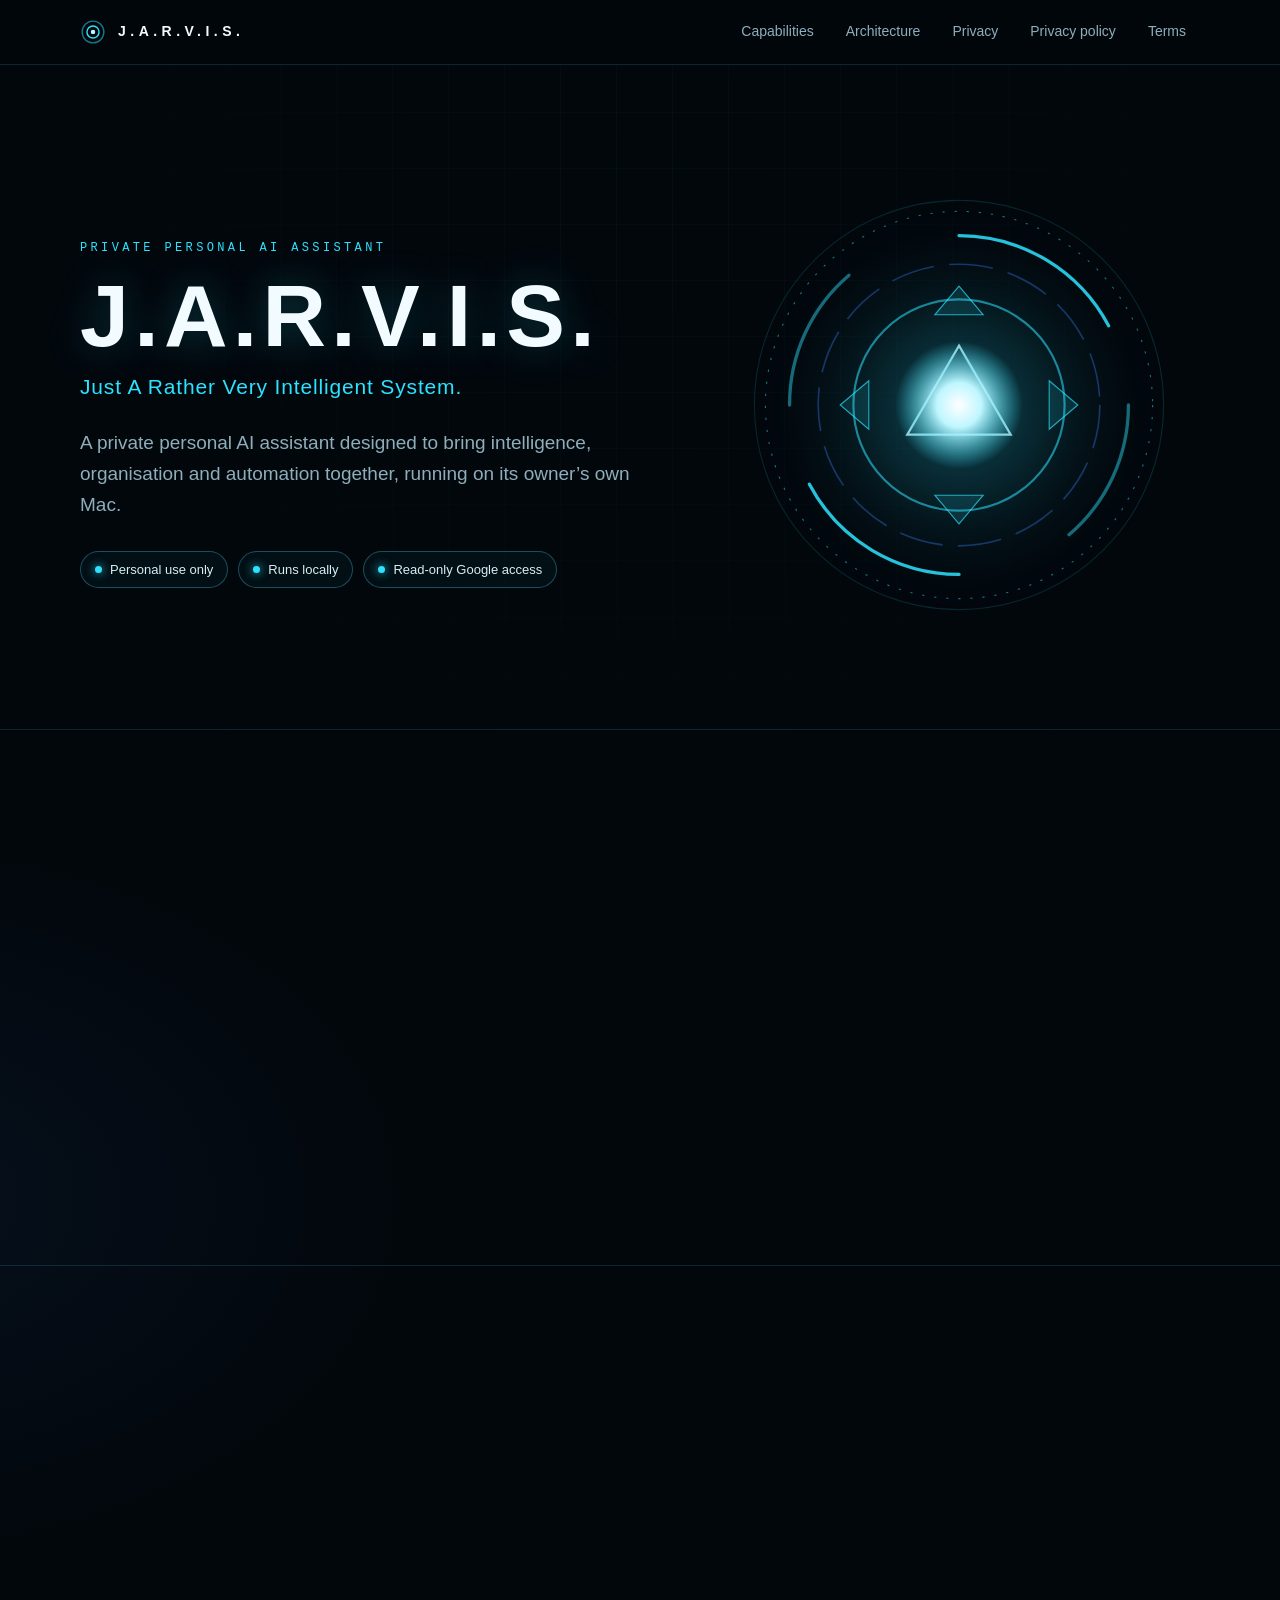
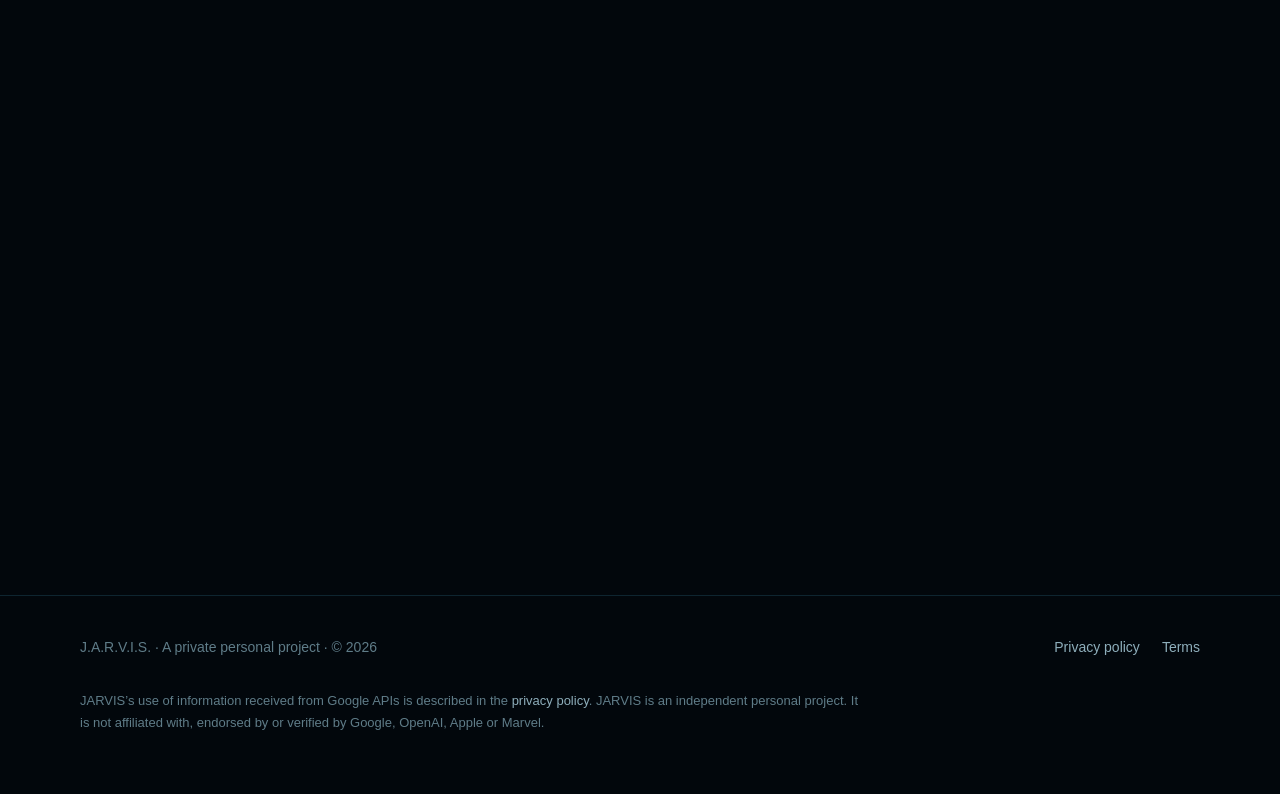
<file: index.html>
<!doctype html>
<html lang="en-GB">
  <head>
    <meta charset="utf-8" />
    <meta name="viewport" content="width=device-width, initial-scale=1" />
    <meta http-equiv="Content-Security-Policy" content="default-src 'self'; img-src 'self' data:; style-src 'self'; script-src 'self'; base-uri 'self'; form-action 'none'; object-src 'none'" />
    <meta name="referrer" content="strict-origin-when-cross-origin" />
    <title>J.A.R.V.I.S. · Private personal AI assistant</title>
    <meta name="description" content="J.A.R.V.I.S. is a private, locally run personal AI assistant developed for one person's own use. It is not a commercial product or public service." />
    <meta name="color-scheme" content="dark" />
    <meta name="theme-color" content="#02070c" />
    <link rel="icon" href="assets/favicon.svg" type="image/svg+xml" />
    <link rel="stylesheet" href="assets/styles.css" />
    <script src="assets/site.js" defer></script>
  </head>
  <body>
    <a class="skip" href="#main">Skip to content</a>

    <header class="site-header">
      <div class="wrap">
        <a class="brand" href="./" aria-label="J.A.R.V.I.S. home">
          <svg viewBox="-12 -12 24 24" aria-hidden="true">
            <circle r="10" fill="none" stroke="#2de2ff" stroke-width="1.3" opacity=".5" />
            <circle r="5.6" fill="none" stroke="#2de2ff" stroke-width="1.3" />
            <circle r="2.1" fill="#bff6ff" />
          </svg>
          J.A.R.V.I.S.
        </a>
        <button class="nav-toggle" type="button" aria-expanded="false" aria-controls="site-nav">Menu</button>
        <nav class="nav" id="site-nav" aria-label="Main">
          <a href="#capabilities">Capabilities</a>
          <a href="#architecture">Architecture</a>
          <a href="#privacy">Privacy</a>
          <a href="privacy.html">Privacy policy</a>
          <a href="terms.html">Terms</a>
        </nav>
      </div>
    </header>

    <main id="main">
      <section class="hero" aria-labelledby="hero-title">
        <div class="wrap">
          <div>
            <p class="eyebrow">Private personal AI assistant</p>
            <h1 id="hero-title">J.A.R.V.I.S.</h1>
            <p class="expansion">Just A Rather Very Intelligent System.</p>
            <p class="lede">A private personal AI assistant designed to bring intelligence, organisation and automation together, running on its owner’s own Mac.</p>
            <div class="badges">
              <span class="badge">Personal use only</span>
              <span class="badge">Runs locally</span>
              <span class="badge">Read-only Google access</span>
            </div>
          </div>

          <div class="reactor" aria-hidden="true">
            <svg viewBox="0 0 400 400">
              <defs>
                <radialGradient id="core-grad">
                  <stop offset="0" stop-color="#ffffff" />
                  <stop offset=".35" stop-color="#bff6ff" />
                  <stop offset="1" stop-color="#2de2ff" stop-opacity="0" />
                </radialGradient>
              </defs>
              <g class="spin-c" fill="none" stroke="#2de2ff">
                <circle cx="200" cy="200" r="186" stroke-opacity=".14" />
                <circle cx="200" cy="200" r="176" stroke-opacity=".5" stroke-width="1" stroke-dasharray="2 9" />
              </g>
              <g class="spin-a" fill="none" stroke="#2de2ff" stroke-width="3" stroke-linecap="round">
                <path d="M200 46 A154 154 0 0 1 336 128" stroke-opacity=".85" />
                <path d="M354 200 A154 154 0 0 1 300 318" stroke-opacity=".45" />
                <path d="M200 354 A154 154 0 0 1 64 272" stroke-opacity=".85" />
                <path d="M46 200 A154 154 0 0 1 100 82" stroke-opacity=".45" />
              </g>
              <g class="spin-b" fill="none" stroke="#3b82ff" stroke-width="1.5">
                <circle cx="200" cy="200" r="128" stroke-opacity=".35" stroke-dasharray="40 14" />
              </g>
              <g fill="#2de2ff" fill-opacity=".12" stroke="#2de2ff" stroke-opacity=".7">
                <path d="M200 92 L222 118 L178 118 Z" />
                <path d="M308 200 L282 222 L282 178 Z" />
                <path d="M200 308 L178 282 L222 282 Z" />
                <path d="M92 200 L118 178 L118 222 Z" />
              </g>
              <circle cx="200" cy="200" r="96" fill="none" stroke="#2de2ff" stroke-opacity=".55" stroke-width="2" />
              <polygon points="200,146 247,227 153,227" fill="none" stroke="#bff6ff" stroke-width="2" stroke-opacity=".8" />
              <circle class="core" cx="200" cy="200" r="58" fill="url(#core-grad)" />
            </svg>
          </div>
        </div>
      </section>

      <section class="section" id="about" aria-labelledby="about-title">
        <div class="wrap reveal">
          <p class="eyebrow">What it is</p>
          <h2 id="about-title">A personal assistant, built for one person.</h2>
          <p class="intro">
            JARVIS is a privately developed application that its developer runs on their own Mac for personal use. It is not sold, not offered as a service and not available for anyone else to sign up to. This site exists to describe the project and to publish its privacy policy and terms, as Google requires for applications that connect to Google accounts.
          </p>
          <div class="notice">
            <strong>Not a public product.</strong> There is no download, no account to create and no public sign-in. If you have reached this page from a Google sign-in screen, it belongs to the developer’s personal installation.
          </div>
        </div>
      </section>

      <section class="section" id="capabilities" aria-labelledby="cap-title">
        <div class="wrap">
          <div class="reveal">
            <p class="eyebrow">Capabilities</p>
            <h2 id="cap-title">What JARVIS does today, and what is still to come.</h2>
            <p class="intro">Every capability is labelled honestly. Nothing marked “Planned” exists yet.</p>
            <div class="legend" aria-hidden="true">
              <span><span class="status status--live">Live</span>working today</span>
              <span><span class="status status--readonly">Read-only</span>reads data, never changes it</span>
              <span><span class="status status--planned">Planned</span>not built yet</span>
            </div>
          </div>

          <div class="grid">
            <article class="card reveal">
              <span class="status status--live">Live</span>
              <svg class="icon" viewBox="0 0 24 24" fill="none" stroke="currentColor" stroke-width="1.5" aria-hidden="true"><path d="M4 5h16v11H9l-5 4z" /><path d="M8 10h.01M12 10h.01M16 10h.01" /></svg>
              <h3>Natural conversation</h3>
              <p>Conversations with a refined British personality, powered by OpenAI’s Codex through the developer’s own ChatGPT subscription. Replies stream in as they are written.</p>
            </article>
            <article class="card reveal">
              <span class="status status--live">Live</span>
              <svg class="icon" viewBox="0 0 24 24" fill="none" stroke="currentColor" stroke-width="1.5" aria-hidden="true"><path d="M7 4h10l3 3v13H4V7zM8 4v5h7V4M7 14h10M7 17h6" /></svg>
              <h3>Conversation history and memory</h3>
              <p>Conversations are saved on the Mac. Long-term memories are kept only when the owner asks (“remember that…”) or approves a suggestion.</p>
            </article>
            <article class="card reveal">
              <span class="status status--live">Live</span>
              <svg class="icon" viewBox="0 0 24 24" fill="none" stroke="currentColor" stroke-width="1.5" aria-hidden="true"><path d="M12 3a3 3 0 0 0-3 3v6a3 3 0 0 0 6 0V6a3 3 0 0 0-3-3M5 11a7 7 0 0 0 14 0M12 18v3M9 21h6" /></svg>
              <h3>Voice interaction</h3>
              <p>Push-to-talk speech recognition on the Mac itself, and spoken replies in a British voice generated locally. The microphone opens only when the button is pressed; recordings are not stored.</p>
            </article>
            <article class="card reveal">
              <span class="status status--readonly">Read-only</span>
              <svg class="icon" viewBox="0 0 24 24" fill="none" stroke="currentColor" stroke-width="1.5" aria-hidden="true"><path d="M4 6h16v14H4zM4 10h16M8 3v4M16 3v4M8 14h2M12 14h2M8 17h2" /></svg>
              <h3>Google Calendar</h3>
              <p>Answers questions such as “What’s on tomorrow?” or “Am I free on Friday?” from the owner’s calendars. JARVIS cannot create, change or delete events.</p>
            </article>
            <article class="card reveal">
              <span class="status status--readonly">Read-only</span>
              <svg class="icon" viewBox="0 0 24 24" fill="none" stroke="currentColor" stroke-width="1.5" aria-hidden="true"><path d="M3 6h18v12H3zM3 7l9 6l9-6" /></svg>
              <h3>Gmail</h3>
              <p>Finds and summarises the owner’s emails on request (“Find the latest email from BMW”). JARVIS cannot send, delete, label or move email.</p>
            </article>
            <article class="card reveal">
              <span class="status status--live">Live</span>
              <svg class="icon" viewBox="0 0 24 24" fill="none" stroke="currentColor" stroke-width="1.5" aria-hidden="true"><path d="M12 3l8 3v6c0 5-3.5 8-8 9c-4.5-1-8-4-8-9V6z" /></svg>
              <h3>Secure local architecture</h3>
              <p>The application runs on the owner’s Mac and accepts connections from that Mac only. Sign-in tokens are encrypted, with the key held in the macOS Keychain.</p>
            </article>
            <article class="card reveal">
              <span class="status status--planned">Planned</span>
              <svg class="icon" viewBox="0 0 24 24" fill="none" stroke="currentColor" stroke-width="1.5" aria-hidden="true"><path d="M9 6h11M9 12h11M9 18h11M4 6l1 1l2-2M4 12l1 1l2-2M4 18l1 1l2-2" /></svg>
              <h3>Task management</h3>
              <p>Tasks and reminders. Not built yet; JARVIS does not currently create or track tasks.</p>
            </article>
            <article class="card reveal">
              <span class="status status--planned">Planned</span>
              <svg class="icon" viewBox="0 0 24 24" fill="none" stroke="currentColor" stroke-width="1.5" aria-hidden="true"><path d="M13 2L5 13h6l-1 9l8-11h-6z" /></svg>
              <h3>Personal productivity</h3>
              <p>Daily briefings and routines that combine calendar, email and reminders. Not built yet.</p>
            </article>
            <article class="card reveal">
              <span class="status status--planned">Planned</span>
              <svg class="icon" viewBox="0 0 24 24" fill="none" stroke="currentColor" stroke-width="1.5" aria-hidden="true"><path d="M8 2h8a2 2 0 0 1 2 2v16a2 2 0 0 1-2 2H8a2 2 0 0 1-2-2V4a2 2 0 0 1 2-2M11 18h2" /></svg>
              <h3>iPhone companion</h3>
              <p>A native iPhone app connecting securely to the owner’s Mac. In planning only.</p>
            </article>
          </div>
        </div>
      </section>

      <section class="section" id="architecture" aria-labelledby="arch-title">
        <div class="wrap">
          <div class="reveal">
            <p class="eyebrow">Architecture</p>
            <h2 id="arch-title">Local first, with clear boundaries.</h2>
            <p class="intro">JARVIS runs as two parts on one Mac: an interface in the browser and a small backend that holds the credentials. Nothing is hosted on a JARVIS server, because there is none.</p>
          </div>
          <div class="split">
            <div class="card reveal">
              <h3>On the Mac</h3>
              <ul class="list">
                <li>Interface and backend<span>The backend only accepts requests from the same Mac.</span></li>
                <li>Conversation history and memories<span>A local database, with daily local backups.</span></li>
                <li>Speech recognition and voice<span>Processed on the Mac; recordings are not kept.</span></li>
                <li>Google sign-in tokens<span>Encrypted (AES-256-GCM); key in the macOS Keychain.</span></li>
              </ul>
            </div>
            <div class="card reveal">
              <h3>Outside the Mac</h3>
              <ul class="list">
                <li>OpenAI (Codex)<span>Receives each message to write the reply, including any calendar or email details JARVIS fetched for that question.</span></li>
                <li>Google<span>Calendar and Gmail are read through Google’s official APIs, only when the owner asks.</span></li>
                <li>Nothing else<span>No analytics, advertising or tracking, in the application or on this site.</span></li>
              </ul>
            </div>
          </div>
        </div>
      </section>

      <section class="section" id="privacy" aria-labelledby="priv-title">
        <div class="wrap reveal">
          <p class="eyebrow">Privacy</p>
          <h2 id="priv-title">Privacy, in plain English.</h2>
          <div class="split">
            <ul class="list">
              <li>Read-only Google access<span>Calendar and Gmail are read, never changed. Email is never sent.</span></li>
              <li>Fetched on request<span>Google data is retrieved only when the owner asks a calendar or email question.</span></li>
              <li>Not stored as raw data<span>Fetched events and emails are not saved by JARVIS; its written replies are kept in the local history.</span></li>
            </ul>
            <ul class="list">
              <li>Shared with the AI to answer<span>The relevant details go to OpenAI (Codex) so it can write the reply.</span></li>
              <li>Email bodies can be switched off<span>One setting limits sharing to sender, subject and a short preview.</span></li>
              <li>Disconnect at any time<span>Access is revoked at Google and local tokens are deleted.</span></li>
            </ul>
          </div>
          <a class="cta" href="privacy.html">Read the full privacy policy <span aria-hidden="true">→</span></a>
        </div>
      </section>
    </main>

    <footer class="site-footer">
      <div class="wrap">
        <div>J.A.R.V.I.S. · A private personal project · © <span data-year>2026</span></div>
        <nav aria-label="Legal">
          <a href="privacy.html">Privacy policy</a>
          <a href="terms.html">Terms</a>
        </nav>
        <p class="fineprint">
          JARVIS’s use of information received from Google APIs is described in the <a href="privacy.html#google-policy">privacy policy</a>. JARVIS is an independent personal project. It is not affiliated with, endorsed by or verified by Google, OpenAI, Apple or Marvel.
        </p>
      </div>
    </footer>
  </body>
</html>
</file>
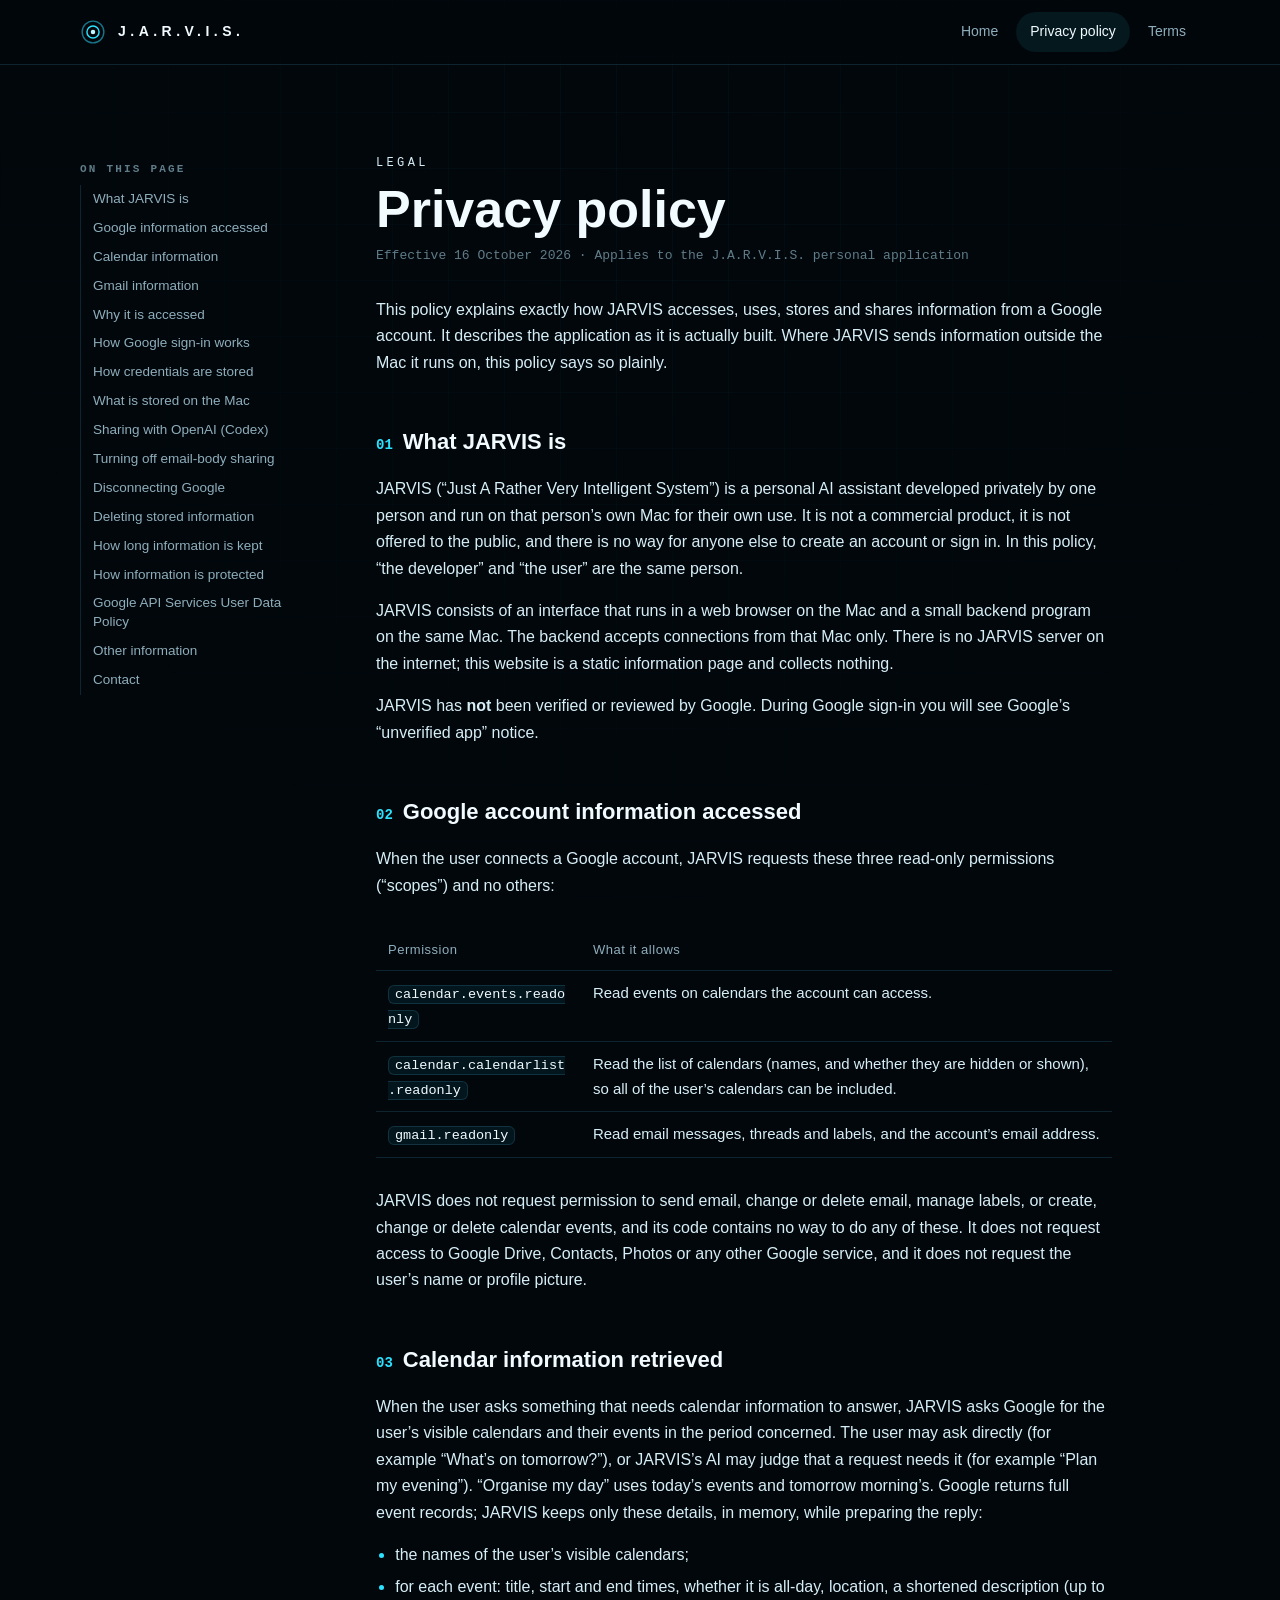
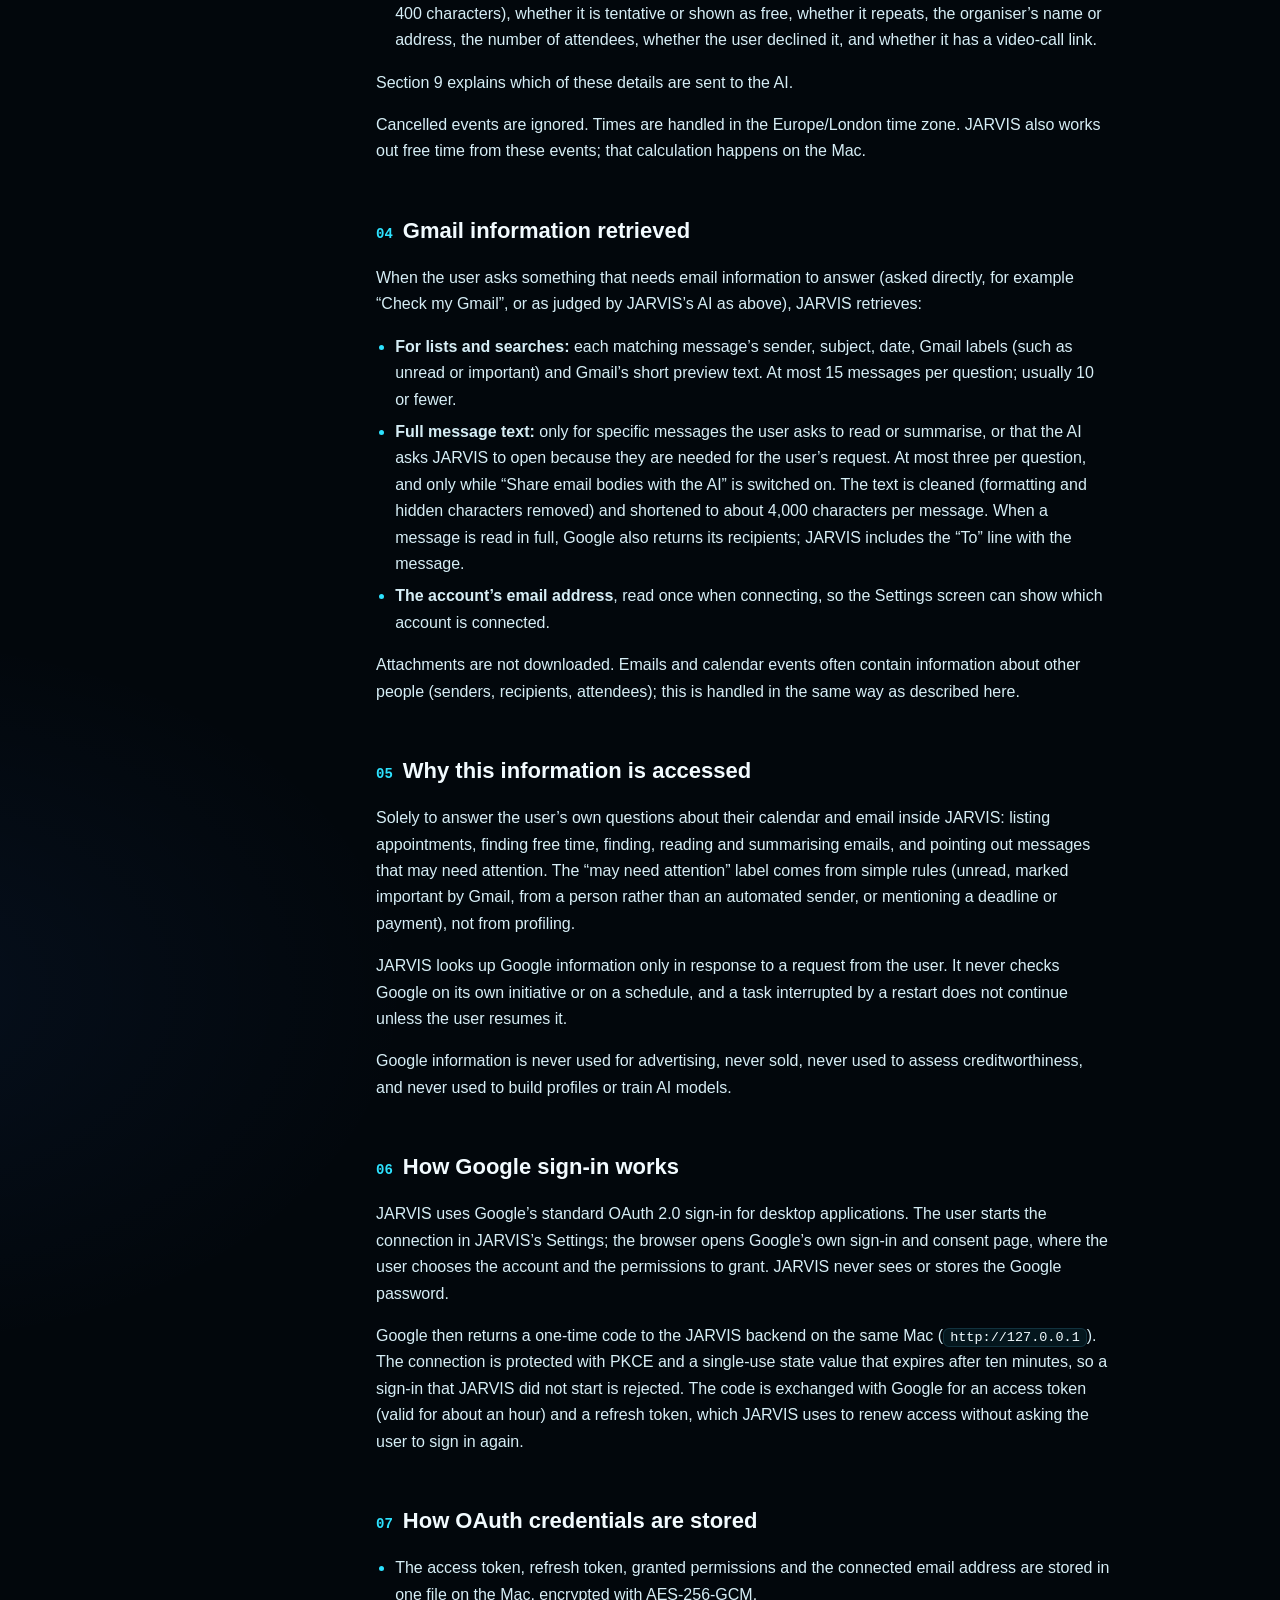
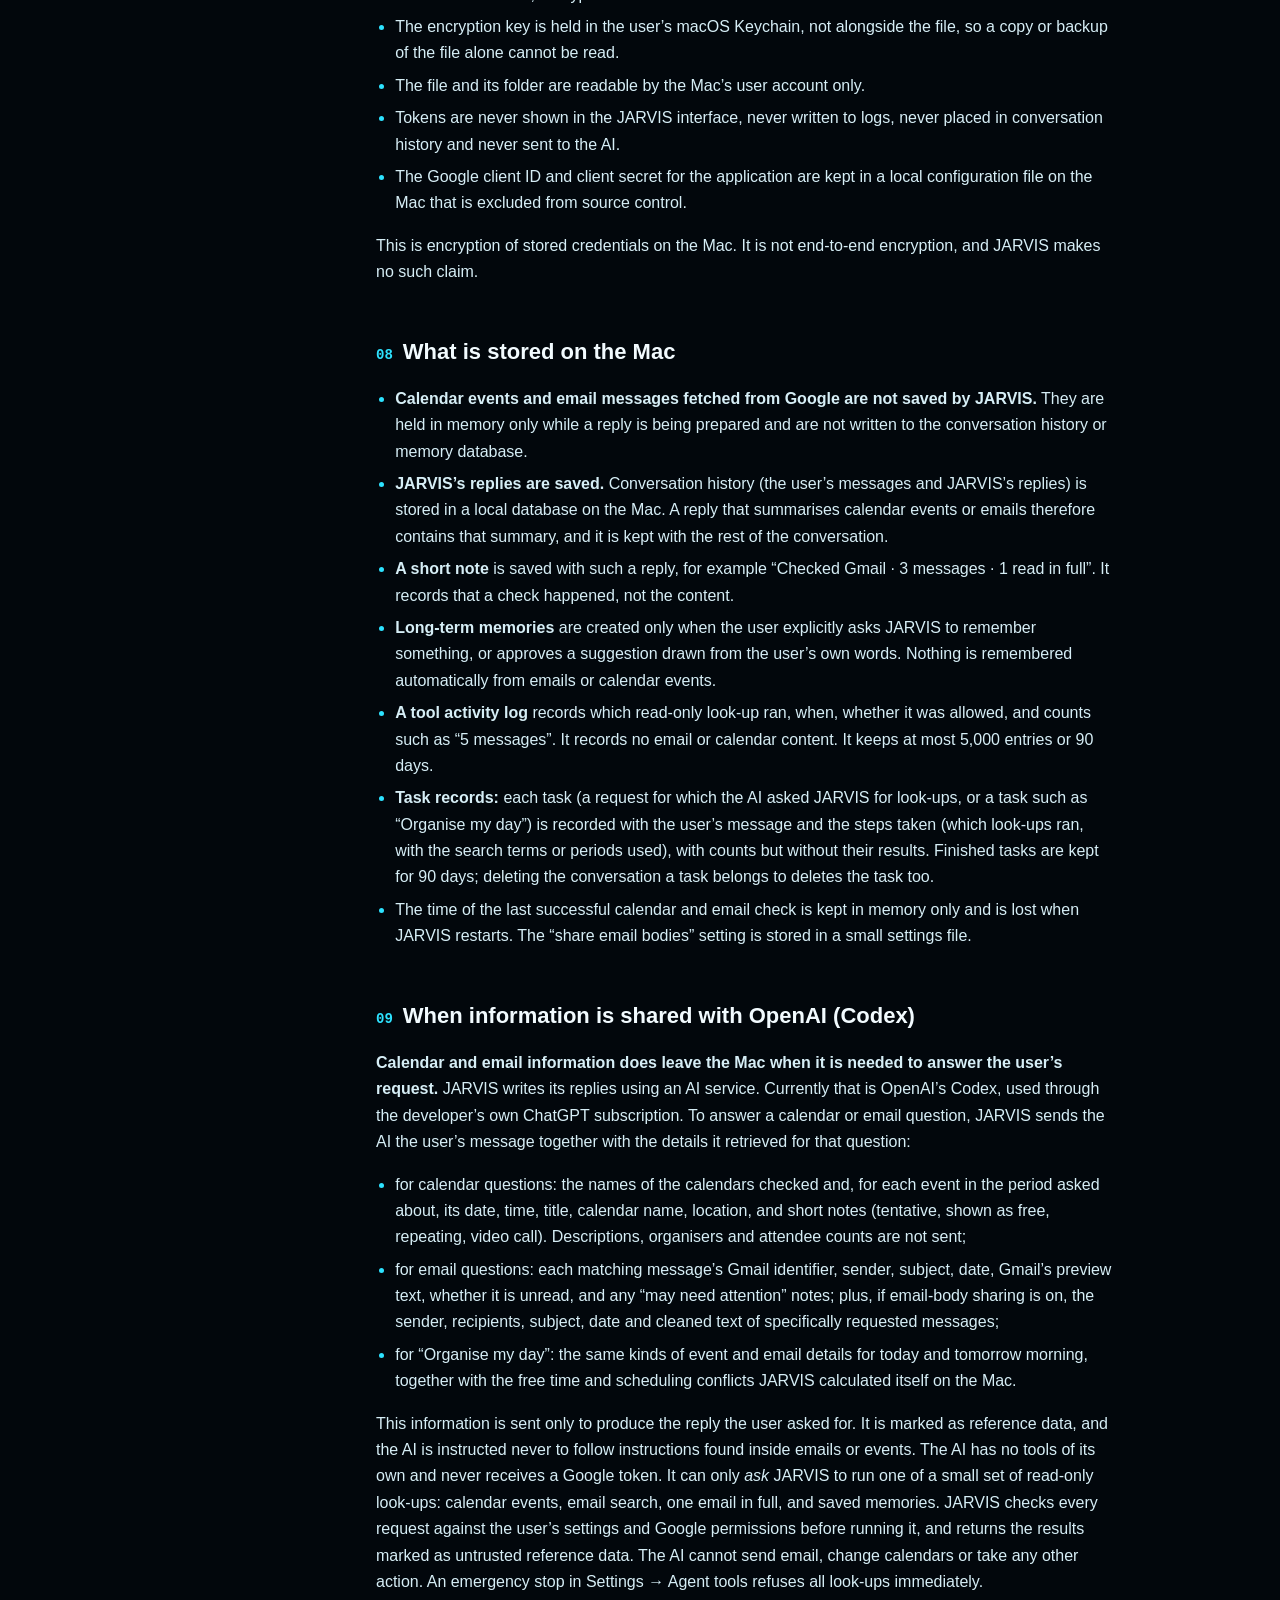
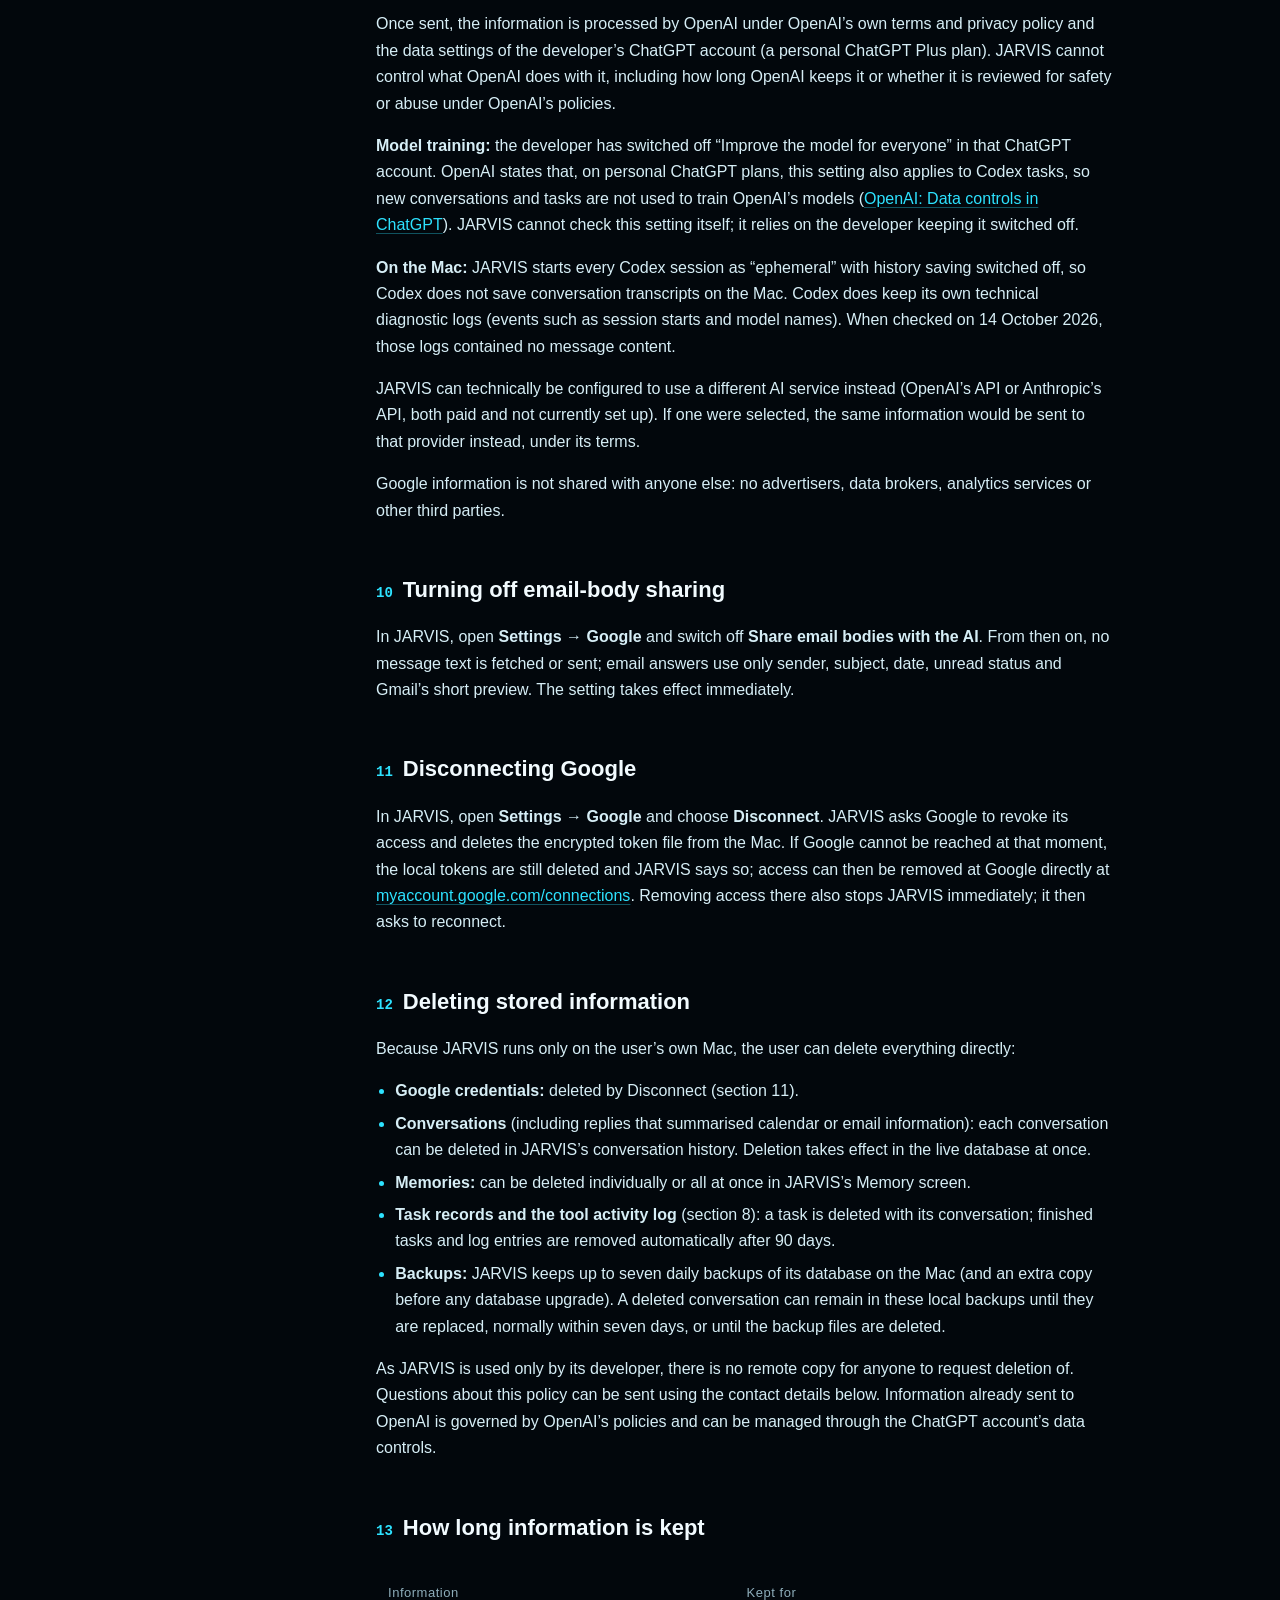
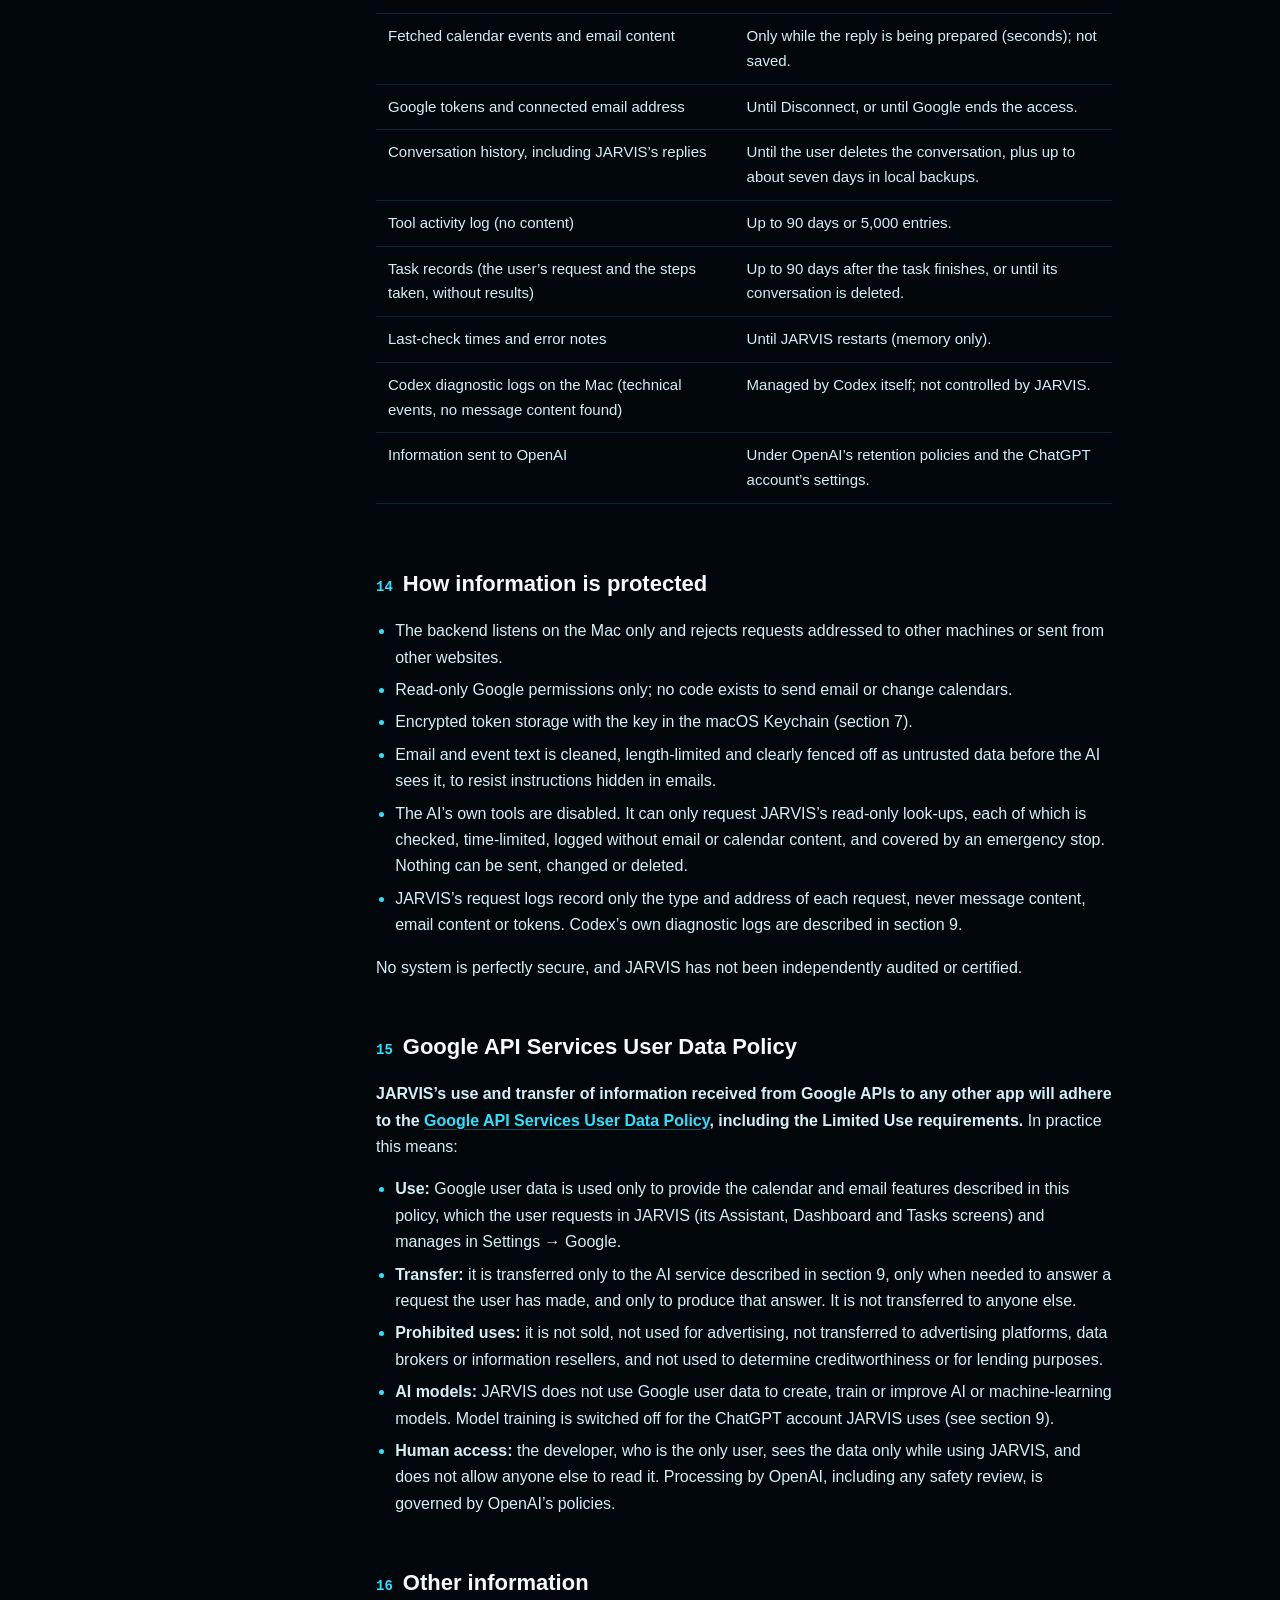
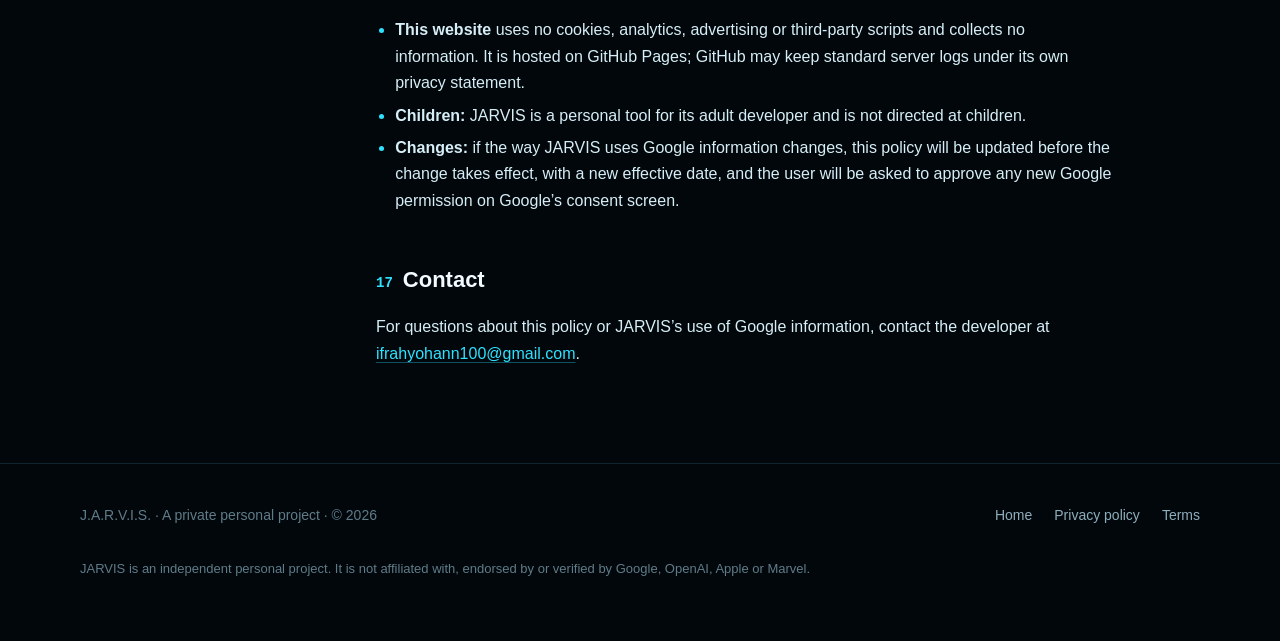
<file: privacy.html>
<!doctype html>
<html lang="en-GB">
  <head>
    <meta charset="utf-8" />
    <meta name="viewport" content="width=device-width, initial-scale=1" />
    <meta http-equiv="Content-Security-Policy" content="default-src 'self'; img-src 'self' data:; style-src 'self'; script-src 'self'; base-uri 'self'; form-action 'none'; object-src 'none'" />
    <meta name="referrer" content="strict-origin-when-cross-origin" />
    <title>Privacy policy · J.A.R.V.I.S.</title>
    <meta name="description" content="How the private J.A.R.V.I.S. personal assistant accesses, uses, stores and shares Google Calendar and Gmail information." />
    <meta name="color-scheme" content="dark" />
    <meta name="theme-color" content="#02070c" />
    <link rel="icon" href="assets/favicon.svg" type="image/svg+xml" />
    <link rel="stylesheet" href="assets/styles.css" />
    <script src="assets/site.js" defer></script>
  </head>
  <body>
    <a class="skip" href="#main">Skip to content</a>

    <header class="site-header">
      <div class="wrap">
        <a class="brand" href="./" aria-label="J.A.R.V.I.S. home">
          <svg viewBox="-12 -12 24 24" aria-hidden="true">
            <circle r="10" fill="none" stroke="#2de2ff" stroke-width="1.3" opacity=".5" />
            <circle r="5.6" fill="none" stroke="#2de2ff" stroke-width="1.3" />
            <circle r="2.1" fill="#bff6ff" />
          </svg>
          J.A.R.V.I.S.
        </a>
        <button class="nav-toggle" type="button" aria-expanded="false" aria-controls="site-nav">Menu</button>
        <nav class="nav" id="site-nav" aria-label="Main">
          <a href="./">Home</a>
          <a href="privacy.html" aria-current="page">Privacy policy</a>
          <a href="terms.html">Terms</a>
        </nav>
      </div>
    </header>

    <main id="main" class="doc">
      <div class="wrap">
        <nav class="toc" aria-label="On this page">
          <p>On this page</p>
          <ol>
            <li><a href="#what">What JARVIS is</a></li>
            <li><a href="#google-access">Google information accessed</a></li>
            <li><a href="#calendar">Calendar information</a></li>
            <li><a href="#gmail">Gmail information</a></li>
            <li><a href="#why">Why it is accessed</a></li>
            <li><a href="#oauth">How Google sign-in works</a></li>
            <li><a href="#credentials">How credentials are stored</a></li>
            <li><a href="#local">What is stored on the Mac</a></li>
            <li><a href="#sharing">Sharing with OpenAI (Codex)</a></li>
            <li><a href="#bodies">Turning off email-body sharing</a></li>
            <li><a href="#disconnect">Disconnecting Google</a></li>
            <li><a href="#deletion">Deleting stored information</a></li>
            <li><a href="#retention">How long information is kept</a></li>
            <li><a href="#security">How information is protected</a></li>
            <li><a href="#google-policy">Google API Services User Data Policy</a></li>
            <li><a href="#other">Other information</a></li>
            <li><a href="#contact">Contact</a></li>
          </ol>
        </nav>

        <article>
          <p class="eyebrow">Legal</p>
          <h1>Privacy policy</h1>
          <p class="meta">Effective 16 October 2026 · Applies to the J.A.R.V.I.S. personal application</p>

          <p>
            This policy explains exactly how JARVIS accesses, uses, stores and shares information from a Google account. It describes the application as it is actually built. Where JARVIS sends information outside the Mac it runs on, this policy says so plainly.
          </p>

          <h2 id="what"><span class="n">01</span>What JARVIS is</h2>
          <p>
            JARVIS (“Just A Rather Very Intelligent System”) is a personal AI assistant developed privately by one person and run on that person’s own Mac for their own use. It is not a commercial product, it is not offered to the public, and there is no way for anyone else to create an account or sign in. In this policy, “the developer” and “the user” are the same person.
          </p>
          <p>
            JARVIS consists of an interface that runs in a web browser on the Mac and a small backend program on the same Mac. The backend accepts connections from that Mac only. There is no JARVIS server on the internet; this website is a static information page and collects nothing.
          </p>
          <p>JARVIS has <strong>not</strong> been verified or reviewed by Google. During Google sign-in you will see Google’s “unverified app” notice.</p>

          <h2 id="google-access"><span class="n">02</span>Google account information accessed</h2>
          <p>When the user connects a Google account, JARVIS requests these three read-only permissions (“scopes”) and no others:</p>
          <div class="table-scroll">
            <table>
              <thead>
                <tr><th scope="col">Permission</th><th scope="col">What it allows</th></tr>
              </thead>
              <tbody>
                <tr><td><code>calendar.events.readonly</code></td><td>Read events on calendars the account can access.</td></tr>
                <tr><td><code>calendar.calendarlist.readonly</code></td><td>Read the list of calendars (names, and whether they are hidden or shown), so all of the user’s calendars can be included.</td></tr>
                <tr><td><code>gmail.readonly</code></td><td>Read email messages, threads and labels, and the account’s email address.</td></tr>
              </tbody>
            </table>
          </div>
          <p>
            JARVIS does not request permission to send email, change or delete email, manage labels, or create, change or delete calendar events, and its code contains no way to do any of these. It does not request access to Google Drive, Contacts, Photos or any other Google service, and it does not request the user’s name or profile picture.
          </p>

          <h2 id="calendar"><span class="n">03</span>Calendar information retrieved</h2>
          <p>When the user asks something that needs calendar information to answer, JARVIS asks Google for the user’s visible calendars and their events in the period concerned. The user may ask directly (for example “What’s on tomorrow?”), or JARVIS’s AI may judge that a request needs it (for example “Plan my evening”). “Organise my day” uses today’s events and tomorrow morning’s. Google returns full event records; JARVIS keeps only these details, in memory, while preparing the reply:</p>
          <ul>
            <li>the names of the user’s visible calendars;</li>
            <li>for each event: title, start and end times, whether it is all-day, location, a shortened description (up to 400 characters), whether it is tentative or shown as free, whether it repeats, the organiser’s name or address, the number of attendees, whether the user declined it, and whether it has a video-call link.</li>
          </ul>
          <p>Section 9 explains which of these details are sent to the AI.</p>
          <p>Cancelled events are ignored. Times are handled in the Europe/London time zone. JARVIS also works out free time from these events; that calculation happens on the Mac.</p>

          <h2 id="gmail"><span class="n">04</span>Gmail information retrieved</h2>
          <p>When the user asks something that needs email information to answer (asked directly, for example “Check my Gmail”, or as judged by JARVIS’s AI as above), JARVIS retrieves:</p>
          <ul>
            <li><strong>For lists and searches:</strong> each matching message’s sender, subject, date, Gmail labels (such as unread or important) and Gmail’s short preview text. At most 15 messages per question; usually 10 or fewer.</li>
            <li><strong>Full message text:</strong> only for specific messages the user asks to read or summarise, or that the AI asks JARVIS to open because they are needed for the user’s request. At most three per question, and only while “Share email bodies with the AI” is switched on. The text is cleaned (formatting and hidden characters removed) and shortened to about 4,000 characters per message. When a message is read in full, Google also returns its recipients; JARVIS includes the “To” line with the message.</li>
            <li><strong>The account’s email address</strong>, read once when connecting, so the Settings screen can show which account is connected.</li>
          </ul>
          <p>Attachments are not downloaded. Emails and calendar events often contain information about other people (senders, recipients, attendees); this is handled in the same way as described here.</p>

          <h2 id="why"><span class="n">05</span>Why this information is accessed</h2>
          <p>
            Solely to answer the user’s own questions about their calendar and email inside JARVIS: listing appointments, finding free time, finding, reading and summarising emails, and pointing out messages that may need attention. The “may need attention” label comes from simple rules (unread, marked important by Gmail, from a person rather than an automated sender, or mentioning a deadline or payment), not from profiling.
          </p>
          <p>JARVIS looks up Google information only in response to a request from the user. It never checks Google on its own initiative or on a schedule, and a task interrupted by a restart does not continue unless the user resumes it.</p>
          <p>Google information is never used for advertising, never sold, never used to assess creditworthiness, and never used to build profiles or train AI models.</p>

          <h2 id="oauth"><span class="n">06</span>How Google sign-in works</h2>
          <p>
            JARVIS uses Google’s standard OAuth 2.0 sign-in for desktop applications. The user starts the connection in JARVIS’s Settings; the browser opens Google’s own sign-in and consent page, where the user chooses the account and the permissions to grant. JARVIS never sees or stores the Google password.
          </p>
          <p>
            Google then returns a one-time code to the JARVIS backend on the same Mac (<code>http://127.0.0.1</code>). The connection is protected with PKCE and a single-use state value that expires after ten minutes, so a sign-in that JARVIS did not start is rejected. The code is exchanged with Google for an access token (valid for about an hour) and a refresh token, which JARVIS uses to renew access without asking the user to sign in again.
          </p>

          <h2 id="credentials"><span class="n">07</span>How OAuth credentials are stored</h2>
          <ul>
            <li>The access token, refresh token, granted permissions and the connected email address are stored in one file on the Mac, encrypted with AES-256-GCM.</li>
            <li>The encryption key is held in the user’s macOS Keychain, not alongside the file, so a copy or backup of the file alone cannot be read.</li>
            <li>The file and its folder are readable by the Mac’s user account only.</li>
            <li>Tokens are never shown in the JARVIS interface, never written to logs, never placed in conversation history and never sent to the AI.</li>
            <li>The Google client ID and client secret for the application are kept in a local configuration file on the Mac that is excluded from source control.</li>
          </ul>
          <p>This is encryption of stored credentials on the Mac. It is not end-to-end encryption, and JARVIS makes no such claim.</p>

          <h2 id="local"><span class="n">08</span>What is stored on the Mac</h2>
          <ul>
            <li><strong>Calendar events and email messages fetched from Google are not saved by JARVIS.</strong> They are held in memory only while a reply is being prepared and are not written to the conversation history or memory database.</li>
            <li><strong>JARVIS’s replies are saved.</strong> Conversation history (the user’s messages and JARVIS’s replies) is stored in a local database on the Mac. A reply that summarises calendar events or emails therefore contains that summary, and it is kept with the rest of the conversation.</li>
            <li><strong>A short note</strong> is saved with such a reply, for example “Checked Gmail · 3 messages · 1 read in full”. It records that a check happened, not the content.</li>
            <li><strong>Long-term memories</strong> are created only when the user explicitly asks JARVIS to remember something, or approves a suggestion drawn from the user’s own words. Nothing is remembered automatically from emails or calendar events.</li>
            <li><strong>A tool activity log</strong> records which read-only look-up ran, when, whether it was allowed, and counts such as “5 messages”. It records no email or calendar content. It keeps at most 5,000 entries or 90 days.</li>
            <li><strong>Task records:</strong> each task (a request for which the AI asked JARVIS for look-ups, or a task such as “Organise my day”) is recorded with the user’s message and the steps taken (which look-ups ran, with the search terms or periods used), with counts but without their results. Finished tasks are kept for 90 days; deleting the conversation a task belongs to deletes the task too.</li>
            <li>The time of the last successful calendar and email check is kept in memory only and is lost when JARVIS restarts. The “share email bodies” setting is stored in a small settings file.</li>
          </ul>

          <h2 id="sharing"><span class="n">09</span>When information is shared with OpenAI (Codex)</h2>
          <p>
            <strong>Calendar and email information does leave the Mac when it is needed to answer the user’s request.</strong> JARVIS writes its replies using an AI service. Currently that is OpenAI’s Codex, used through the developer’s own ChatGPT subscription. To answer a calendar or email question, JARVIS sends the AI the user’s message together with the details it retrieved for that question:
          </p>
          <ul>
            <li>for calendar questions: the names of the calendars checked and, for each event in the period asked about, its date, time, title, calendar name, location, and short notes (tentative, shown as free, repeating, video call). Descriptions, organisers and attendee counts are not sent;</li>
            <li>for email questions: each matching message’s Gmail identifier, sender, subject, date, Gmail’s preview text, whether it is unread, and any “may need attention” notes; plus, if email-body sharing is on, the sender, recipients, subject, date and cleaned text of specifically requested messages;</li>
            <li>for “Organise my day”: the same kinds of event and email details for today and tomorrow morning, together with the free time and scheduling conflicts JARVIS calculated itself on the Mac.</li>
          </ul>
          <p>
            This information is sent only to produce the reply the user asked for. It is marked as reference data, and the AI is instructed never to follow instructions found inside emails or events. The AI has no tools of its own and never receives a Google token. It can only <em>ask</em> JARVIS to run one of a small set of read-only look-ups: calendar events, email search, one email in full, and saved memories. JARVIS checks every request against the user’s settings and Google permissions before running it, and returns the results marked as untrusted reference data. The AI cannot send email, change calendars or take any other action. An emergency stop in Settings → Agent tools refuses all look-ups immediately.
          </p>
          <p>
            Once sent, the information is processed by OpenAI under OpenAI’s own terms and privacy policy and the data settings of the developer’s ChatGPT account (a personal ChatGPT Plus plan). JARVIS cannot control what OpenAI does with it, including how long OpenAI keeps it or whether it is reviewed for safety or abuse under OpenAI’s policies.
          </p>
          <p>
            <strong>Model training:</strong> the developer has switched off “Improve the model for everyone” in that ChatGPT account. OpenAI states that, on personal ChatGPT plans, this setting also applies to Codex tasks, so new conversations and tasks are not used to train OpenAI’s models (<a href="https://help.openai.com/en/articles/7730893-data-controls-in-chatgpt" rel="noopener">OpenAI: Data controls in ChatGPT</a>). JARVIS cannot check this setting itself; it relies on the developer keeping it switched off.
          </p>
          <p>
            <strong>On the Mac:</strong> JARVIS starts every Codex session as “ephemeral” with history saving switched off, so Codex does not save conversation transcripts on the Mac. Codex does keep its own technical diagnostic logs (events such as session starts and model names). When checked on 14 October 2026, those logs contained no message content.
          </p>
          <p>
            JARVIS can technically be configured to use a different AI service instead (OpenAI’s API or Anthropic’s API, both paid and not currently set up). If one were selected, the same information would be sent to that provider instead, under its terms.
          </p>
          <p>Google information is not shared with anyone else: no advertisers, data brokers, analytics services or other third parties.</p>

          <h2 id="bodies"><span class="n">10</span>Turning off email-body sharing</h2>
          <p>
            In JARVIS, open <strong>Settings → Google</strong> and switch off <strong>Share email bodies with the AI</strong>. From then on, no message text is fetched or sent; email answers use only sender, subject, date, unread status and Gmail’s short preview. The setting takes effect immediately.
          </p>

          <h2 id="disconnect"><span class="n">11</span>Disconnecting Google</h2>
          <p>
            In JARVIS, open <strong>Settings → Google</strong> and choose <strong>Disconnect</strong>. JARVIS asks Google to revoke its access and deletes the encrypted token file from the Mac. If Google cannot be reached at that moment, the local tokens are still deleted and JARVIS says so; access can then be removed at Google directly at <a href="https://myaccount.google.com/connections" rel="noopener">myaccount.google.com/connections</a>. Removing access there also stops JARVIS immediately; it then asks to reconnect.
          </p>

          <h2 id="deletion"><span class="n">12</span>Deleting stored information</h2>
          <p>Because JARVIS runs only on the user’s own Mac, the user can delete everything directly:</p>
          <ul>
            <li><strong>Google credentials:</strong> deleted by Disconnect (section 11).</li>
            <li><strong>Conversations</strong> (including replies that summarised calendar or email information): each conversation can be deleted in JARVIS’s conversation history. Deletion takes effect in the live database at once.</li>
            <li><strong>Memories:</strong> can be deleted individually or all at once in JARVIS’s Memory screen.</li>
            <li><strong>Task records and the tool activity log</strong> (section 8): a task is deleted with its conversation; finished tasks and log entries are removed automatically after 90 days.</li>
            <li><strong>Backups:</strong> JARVIS keeps up to seven daily backups of its database on the Mac (and an extra copy before any database upgrade). A deleted conversation can remain in these local backups until they are replaced, normally within seven days, or until the backup files are deleted.</li>
          </ul>
          <p>
            As JARVIS is used only by its developer, there is no remote copy for anyone to request deletion of. Questions about this policy can be sent using the contact details below. Information already sent to OpenAI is governed by OpenAI’s policies and can be managed through the ChatGPT account’s data controls.
          </p>

          <h2 id="retention"><span class="n">13</span>How long information is kept</h2>
          <div class="table-scroll">
            <table>
              <thead>
                <tr><th scope="col">Information</th><th scope="col">Kept for</th></tr>
              </thead>
              <tbody>
                <tr><td>Fetched calendar events and email content</td><td>Only while the reply is being prepared (seconds); not saved.</td></tr>
                <tr><td>Google tokens and connected email address</td><td>Until Disconnect, or until Google ends the access.</td></tr>
                <tr><td>Conversation history, including JARVIS’s replies</td><td>Until the user deletes the conversation, plus up to about seven days in local backups.</td></tr>
                <tr><td>Tool activity log (no content)</td><td>Up to 90 days or 5,000 entries.</td></tr>
                <tr><td>Task records (the user’s request and the steps taken, without results)</td><td>Up to 90 days after the task finishes, or until its conversation is deleted.</td></tr>
                <tr><td>Last-check times and error notes</td><td>Until JARVIS restarts (memory only).</td></tr>
                <tr><td>Codex diagnostic logs on the Mac (technical events, no message content found)</td><td>Managed by Codex itself; not controlled by JARVIS.</td></tr>
                <tr><td>Information sent to OpenAI</td><td>Under OpenAI’s retention policies and the ChatGPT account’s settings.</td></tr>
              </tbody>
            </table>
          </div>

          <h2 id="security"><span class="n">14</span>How information is protected</h2>
          <ul>
            <li>The backend listens on the Mac only and rejects requests addressed to other machines or sent from other websites.</li>
            <li>Read-only Google permissions only; no code exists to send email or change calendars.</li>
            <li>Encrypted token storage with the key in the macOS Keychain (section 7).</li>
            <li>Email and event text is cleaned, length-limited and clearly fenced off as untrusted data before the AI sees it, to resist instructions hidden in emails.</li>
            <li>The AI’s own tools are disabled. It can only request JARVIS’s read-only look-ups, each of which is checked, time-limited, logged without email or calendar content, and covered by an emergency stop. Nothing can be sent, changed or deleted.</li>
            <li>JARVIS’s request logs record only the type and address of each request, never message content, email content or tokens. Codex’s own diagnostic logs are described in section 9.</li>
          </ul>
          <p>No system is perfectly secure, and JARVIS has not been independently audited or certified.</p>

          <h2 id="google-policy"><span class="n">15</span>Google API Services User Data Policy</h2>
          <p>
            <strong>JARVIS’s use and transfer of information received from Google APIs to any other app will adhere to the <a href="https://developers.google.com/terms/api-services-user-data-policy" rel="noopener">Google API Services User Data Policy</a>, including the Limited Use requirements.</strong> In practice this means:
          </p>
          <ul>
            <li><strong>Use:</strong> Google user data is used only to provide the calendar and email features described in this policy, which the user requests in JARVIS (its Assistant, Dashboard and Tasks screens) and manages in Settings → Google.</li>
            <li><strong>Transfer:</strong> it is transferred only to the AI service described in section 9, only when needed to answer a request the user has made, and only to produce that answer. It is not transferred to anyone else.</li>
            <li><strong>Prohibited uses:</strong> it is not sold, not used for advertising, not transferred to advertising platforms, data brokers or information resellers, and not used to determine creditworthiness or for lending purposes.</li>
            <li><strong>AI models:</strong> JARVIS does not use Google user data to create, train or improve AI or machine-learning models. Model training is switched off for the ChatGPT account JARVIS uses (see section 9).</li>
            <li><strong>Human access:</strong> the developer, who is the only user, sees the data only while using JARVIS, and does not allow anyone else to read it. Processing by OpenAI, including any safety review, is governed by OpenAI’s policies.</li>
          </ul>

          <h2 id="other"><span class="n">16</span>Other information</h2>
          <ul>
            <li><strong>This website</strong> uses no cookies, analytics, advertising or third-party scripts and collects no information. It is hosted on GitHub Pages; GitHub may keep standard server logs under its own privacy statement.</li>
            <li><strong>Children:</strong> JARVIS is a personal tool for its adult developer and is not directed at children.</li>
            <li><strong>Changes:</strong> if the way JARVIS uses Google information changes, this policy will be updated before the change takes effect, with a new effective date, and the user will be asked to approve any new Google permission on Google’s consent screen.</li>
          </ul>

          <h2 id="contact"><span class="n">17</span>Contact</h2>
          <p>
            For questions about this policy or JARVIS’s use of Google information, contact the developer at
            <a href="mailto:ifrahyohann100@gmail.com">ifrahyohann100@gmail.com</a>.
          </p>
        </article>
      </div>
    </main>

    <footer class="site-footer">
      <div class="wrap">
        <div>J.A.R.V.I.S. · A private personal project · © <span data-year>2026</span></div>
        <nav aria-label="Legal">
          <a href="./">Home</a>
          <a href="privacy.html" aria-current="page">Privacy policy</a>
          <a href="terms.html">Terms</a>
        </nav>
        <p class="fineprint">JARVIS is an independent personal project. It is not affiliated with, endorsed by or verified by Google, OpenAI, Apple or Marvel.</p>
      </div>
    </footer>
  </body>
</html>
</file>
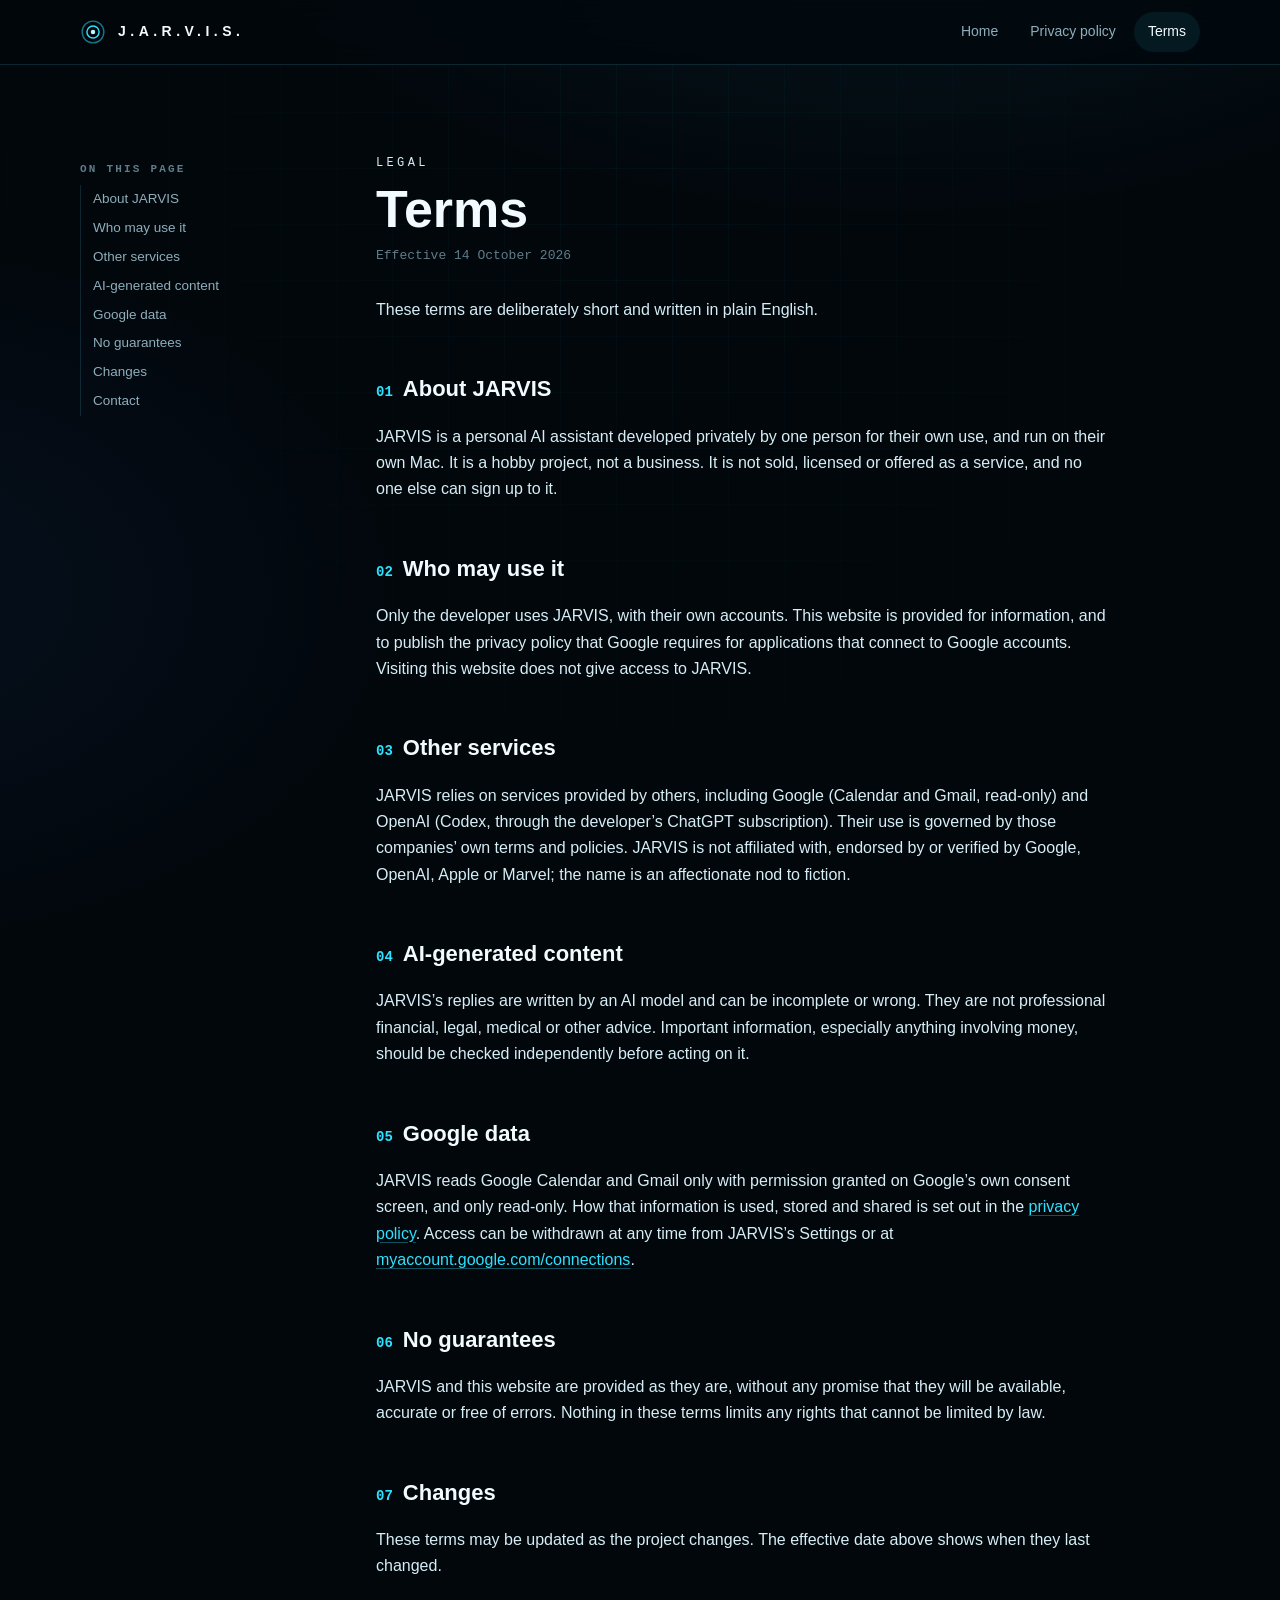
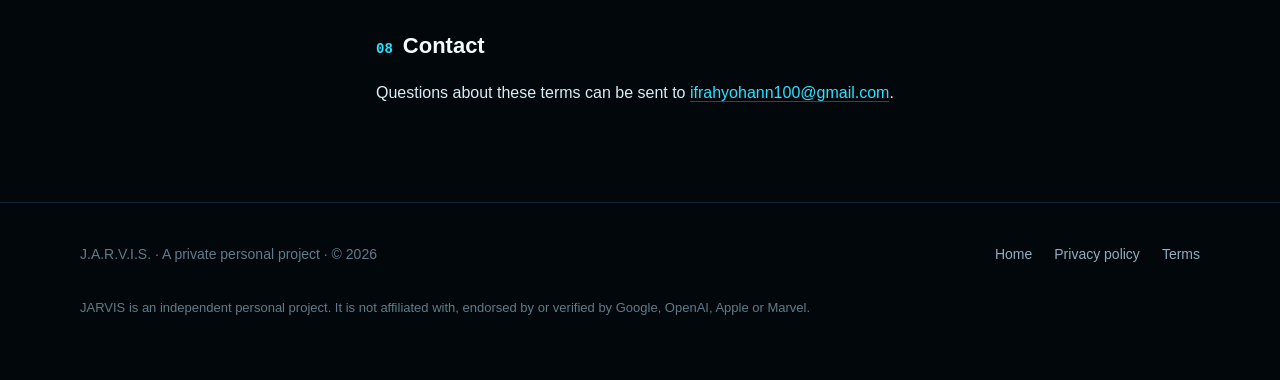
<file: terms.html>
<!doctype html>
<html lang="en-GB">
  <head>
    <meta charset="utf-8" />
    <meta name="viewport" content="width=device-width, initial-scale=1" />
    <meta http-equiv="Content-Security-Policy" content="default-src 'self'; img-src 'self' data:; style-src 'self'; script-src 'self'; base-uri 'self'; form-action 'none'; object-src 'none'" />
    <meta name="referrer" content="strict-origin-when-cross-origin" />
    <title>Terms · J.A.R.V.I.S.</title>
    <meta name="description" content="Plain-English terms for J.A.R.V.I.S., a privately developed personal application." />
    <meta name="color-scheme" content="dark" />
    <meta name="theme-color" content="#02070c" />
    <link rel="icon" href="assets/favicon.svg" type="image/svg+xml" />
    <link rel="stylesheet" href="assets/styles.css" />
    <script src="assets/site.js" defer></script>
  </head>
  <body>
    <a class="skip" href="#main">Skip to content</a>

    <header class="site-header">
      <div class="wrap">
        <a class="brand" href="./" aria-label="J.A.R.V.I.S. home">
          <svg viewBox="-12 -12 24 24" aria-hidden="true">
            <circle r="10" fill="none" stroke="#2de2ff" stroke-width="1.3" opacity=".5" />
            <circle r="5.6" fill="none" stroke="#2de2ff" stroke-width="1.3" />
            <circle r="2.1" fill="#bff6ff" />
          </svg>
          J.A.R.V.I.S.
        </a>
        <button class="nav-toggle" type="button" aria-expanded="false" aria-controls="site-nav">Menu</button>
        <nav class="nav" id="site-nav" aria-label="Main">
          <a href="./">Home</a>
          <a href="privacy.html">Privacy policy</a>
          <a href="terms.html" aria-current="page">Terms</a>
        </nav>
      </div>
    </header>

    <main id="main" class="doc">
      <div class="wrap">
        <nav class="toc" aria-label="On this page">
          <p>On this page</p>
          <ol>
            <li><a href="#about">About JARVIS</a></li>
            <li><a href="#use">Who may use it</a></li>
            <li><a href="#services">Other services</a></li>
            <li><a href="#ai">AI-generated content</a></li>
            <li><a href="#google">Google data</a></li>
            <li><a href="#as-is">No guarantees</a></li>
            <li><a href="#changes">Changes</a></li>
            <li><a href="#contact">Contact</a></li>
          </ol>
        </nav>

        <article>
          <p class="eyebrow">Legal</p>
          <h1>Terms</h1>
          <p class="meta">Effective 14 October 2026</p>

          <p>These terms are deliberately short and written in plain English.</p>

          <h2 id="about"><span class="n">01</span>About JARVIS</h2>
          <p>
            JARVIS is a personal AI assistant developed privately by one person for their own use, and run on their own Mac. It is a hobby project, not a business. It is not sold, licensed or offered as a service, and no one else can sign up to it.
          </p>

          <h2 id="use"><span class="n">02</span>Who may use it</h2>
          <p>
            Only the developer uses JARVIS, with their own accounts. This website is provided for information, and to publish the privacy policy that Google requires for applications that connect to Google accounts. Visiting this website does not give access to JARVIS.
          </p>

          <h2 id="services"><span class="n">03</span>Other services</h2>
          <p>
            JARVIS relies on services provided by others, including Google (Calendar and Gmail, read-only) and OpenAI (Codex, through the developer’s ChatGPT subscription). Their use is governed by those companies’ own terms and policies. JARVIS is not affiliated with, endorsed by or verified by Google, OpenAI, Apple or Marvel; the name is an affectionate nod to fiction.
          </p>

          <h2 id="ai"><span class="n">04</span>AI-generated content</h2>
          <p>
            JARVIS’s replies are written by an AI model and can be incomplete or wrong. They are not professional financial, legal, medical or other advice. Important information, especially anything involving money, should be checked independently before acting on it.
          </p>

          <h2 id="google"><span class="n">05</span>Google data</h2>
          <p>
            JARVIS reads Google Calendar and Gmail only with permission granted on Google’s own consent screen, and only read-only. How that information is used, stored and shared is set out in the <a href="privacy.html">privacy policy</a>. Access can be withdrawn at any time from JARVIS’s Settings or at <a href="https://myaccount.google.com/connections" rel="noopener">myaccount.google.com/connections</a>.
          </p>

          <h2 id="as-is"><span class="n">06</span>No guarantees</h2>
          <p>
            JARVIS and this website are provided as they are, without any promise that they will be available, accurate or free of errors. Nothing in these terms limits any rights that cannot be limited by law.
          </p>

          <h2 id="changes"><span class="n">07</span>Changes</h2>
          <p>These terms may be updated as the project changes. The effective date above shows when they last changed.</p>

          <h2 id="contact"><span class="n">08</span>Contact</h2>
          <p>Questions about these terms can be sent to <a href="mailto:ifrahyohann100@gmail.com">ifrahyohann100@gmail.com</a>.</p>
        </article>
      </div>
    </main>

    <footer class="site-footer">
      <div class="wrap">
        <div>J.A.R.V.I.S. · A private personal project · © <span data-year>2026</span></div>
        <nav aria-label="Legal">
          <a href="./">Home</a>
          <a href="privacy.html">Privacy policy</a>
          <a href="terms.html" aria-current="page">Terms</a>
        </nav>
        <p class="fineprint">JARVIS is an independent personal project. It is not affiliated with, endorsed by or verified by Google, OpenAI, Apple or Marvel.</p>
      </div>
    </footer>
  </body>
</html>
</file>
<file: assets/styles.css>
/* J.A.R.V.I.S. — public site. No external fonts, scripts or trackers. */

:root {
  --bg: #02070c;
  --bg-2: #050f17;
  --panel: rgb(8 22 32 / 0.72);
  --line: rgb(80 200 235 / 0.16);
  --line-strong: rgb(80 200 235 / 0.34);
  --text: #d6eef6;
  --text-strong: #f2fbff;
  --muted: #8eaebb;
  --dim: #5f7c88;
  --cyan: #2de2ff;
  --cyan-rgb: 45 226 255;
  --blue: #3b82ff;
  --green: #4fe3a1;
  --amber: #ffb547;
  --radius: 14px;
  --max: 1120px;
  --sans: -apple-system, BlinkMacSystemFont, 'SF Pro Display', 'Segoe UI', 'Helvetica Neue', Arial, sans-serif;
  --mono: 'SF Mono', ui-monospace, Menlo, Consolas, monospace;
  --ease: cubic-bezier(0.22, 1, 0.36, 1);
}

*,
*::before,
*::after {
  box-sizing: border-box;
}

html {
  scroll-behavior: smooth;
  -webkit-text-size-adjust: 100%;
}

body {
  margin: 0;
  min-height: 100vh;
  background:
    radial-gradient(1200px 700px at 70% -10%, rgb(var(--cyan-rgb) / 0.09), transparent 60%),
    radial-gradient(900px 600px at -10% 30%, rgb(59 130 255 / 0.07), transparent 60%),
    var(--bg);
  color: var(--text);
  font: 400 16px/1.65 var(--sans);
  -webkit-font-smoothing: antialiased;
}

/* Fine grid behind everything */
body::before {
  content: '';
  position: fixed;
  inset: 0;
  z-index: -1;
  background-image:
    linear-gradient(rgb(var(--cyan-rgb) / 0.035) 1px, transparent 1px),
    linear-gradient(90deg, rgb(var(--cyan-rgb) / 0.035) 1px, transparent 1px);
  background-size: 56px 56px;
  mask-image: radial-gradient(ellipse at 50% 20%, #000 0%, transparent 75%);
  pointer-events: none;
}

a {
  color: var(--cyan);
  text-decoration-color: rgb(var(--cyan-rgb) / 0.35);
  text-underline-offset: 3px;
}
a:hover {
  text-decoration-color: currentColor;
}

:focus-visible {
  outline: 2px solid var(--cyan);
  outline-offset: 3px;
  border-radius: 6px;
}

.skip {
  position: absolute;
  left: 16px;
  top: -60px;
  padding: 10px 14px;
  background: var(--cyan);
  color: var(--bg);
  border-radius: 8px;
  font-weight: 600;
  z-index: 100;
}
.skip:focus {
  top: 12px;
}

.wrap {
  width: min(var(--max), 100% - 40px);
  margin-inline: auto;
}

/* ---------- Header ---------- */

.site-header {
  position: sticky;
  top: 0;
  z-index: 50;
  backdrop-filter: saturate(140%) blur(14px);
  -webkit-backdrop-filter: saturate(140%) blur(14px);
  background: rgb(2 7 12 / 0.72);
  border-bottom: 1px solid var(--line);
}
.site-header .wrap {
  display: flex;
  align-items: center;
  justify-content: space-between;
  height: 64px;
}
.brand {
  display: inline-flex;
  align-items: center;
  gap: 12px;
  color: var(--text-strong);
  text-decoration: none;
  font-weight: 600;
  letter-spacing: 0.32em;
  font-size: 14px;
}
.brand svg {
  width: 26px;
  height: 26px;
}
.nav {
  display: flex;
  gap: 4px;
}
.nav a {
  padding: 8px 14px;
  border-radius: 999px;
  color: var(--muted);
  text-decoration: none;
  font-size: 14px;
  transition: color 0.2s, background 0.2s;
}
.nav a:hover,
.nav a[aria-current='page'] {
  color: var(--text-strong);
  background: rgb(var(--cyan-rgb) / 0.08);
}
.nav-toggle {
  display: none;
  background: none;
  border: 1px solid var(--line-strong);
  color: var(--text);
  border-radius: 10px;
  padding: 8px 12px;
  font: inherit;
  font-size: 14px;
  cursor: pointer;
}

/* ---------- Hero ---------- */

.hero {
  position: relative;
  padding: clamp(56px, 10vw, 120px) 0 clamp(48px, 8vw, 96px);
  overflow: hidden;
}
.hero .wrap {
  display: grid;
  grid-template-columns: 1.1fr 0.9fr;
  align-items: center;
  gap: 48px;
}
.eyebrow {
  font: 500 12px/1 var(--mono);
  letter-spacing: 0.28em;
  text-transform: uppercase;
  color: var(--cyan);
}
.hero h1 {
  margin: 18px 0 10px;
  font-size: clamp(44px, 7.4vw, 88px);
  line-height: 1;
  font-weight: 650;
  letter-spacing: 0.06em;
  color: var(--text-strong);
  text-shadow: 0 0 40px rgb(var(--cyan-rgb) / 0.25);
}
.hero .expansion {
  margin: 0 0 22px;
  font-size: clamp(17px, 2vw, 21px);
  color: var(--cyan);
  letter-spacing: 0.04em;
}
.hero .lede {
  max-width: 34em;
  margin: 0 0 30px;
  font-size: clamp(17px, 1.6vw, 19px);
  color: var(--muted);
}
.badges {
  display: flex;
  flex-wrap: wrap;
  gap: 10px;
}
.badge {
  display: inline-flex;
  align-items: center;
  gap: 8px;
  padding: 7px 14px;
  border: 1px solid var(--line-strong);
  border-radius: 999px;
  font-size: 13px;
  color: var(--text);
  background: rgb(var(--cyan-rgb) / 0.04);
}
.badge::before {
  content: '';
  width: 7px;
  height: 7px;
  border-radius: 50%;
  background: var(--cyan);
  box-shadow: 0 0 10px var(--cyan);
}

/* Reactor illustration */
.reactor {
  position: relative;
  width: min(440px, 100%);
  aspect-ratio: 1;
  margin-inline: auto;
}
.reactor::before {
  content: '';
  position: absolute;
  inset: 8%;
  border-radius: 50%;
  background: radial-gradient(circle, rgb(var(--cyan-rgb) / 0.32), rgb(var(--cyan-rgb) / 0.06) 45%, transparent 70%);
  filter: blur(18px);
  animation: breathe 5s ease-in-out infinite;
}
.reactor svg {
  position: relative;
  width: 100%;
  height: 100%;
  overflow: visible;
}
.reactor .spin-a {
  animation: spin 38s linear infinite;
  transform-origin: 200px 200px;
}
.reactor .spin-b {
  animation: spin 22s linear infinite reverse;
  transform-origin: 200px 200px;
}
.reactor .spin-c {
  animation: spin 60s linear infinite;
  transform-origin: 200px 200px;
}
.reactor .core {
  animation: glow 3.2s ease-in-out infinite;
  transform-origin: 200px 200px;
}

@keyframes spin {
  to {
    transform: rotate(360deg);
  }
}
@keyframes breathe {
  50% {
    opacity: 0.55;
    transform: scale(0.94);
  }
}
@keyframes glow {
  50% {
    opacity: 0.75;
  }
}

/* ---------- Sections ---------- */

section {
  scroll-margin-top: 80px;
}
.section {
  padding: clamp(56px, 8vw, 96px) 0;
  border-top: 1px solid var(--line);
}
.section h2 {
  margin: 12px 0 14px;
  font-size: clamp(28px, 3.6vw, 40px);
  line-height: 1.15;
  font-weight: 600;
  color: var(--text-strong);
  letter-spacing: -0.01em;
}
.section .intro {
  max-width: 44em;
  color: var(--muted);
  margin: 0 0 36px;
  font-size: 17px;
}

.grid {
  display: grid;
  grid-template-columns: repeat(3, 1fr);
  gap: 18px;
}
.card {
  position: relative;
  padding: 26px 24px 24px;
  border: 1px solid var(--line);
  border-radius: var(--radius);
  background: var(--panel);
  transition: border-color 0.3s, transform 0.3s var(--ease), box-shadow 0.3s;
}
.card:hover {
  border-color: var(--line-strong);
  transform: translateY(-2px);
  box-shadow: 0 18px 40px -24px rgb(var(--cyan-rgb) / 0.35);
}
.card h3 {
  margin: 14px 0 8px;
  font-size: 18px;
  color: var(--text-strong);
  font-weight: 600;
}
.card p {
  margin: 0;
  color: var(--muted);
  font-size: 15px;
}
.card .icon {
  width: 34px;
  height: 34px;
  color: var(--cyan);
}

.status {
  position: absolute;
  top: 22px;
  right: 20px;
  padding: 3px 10px;
  border-radius: 999px;
  font: 600 10.5px/1.6 var(--mono);
  letter-spacing: 0.12em;
  text-transform: uppercase;
}
.status--live {
  color: var(--green);
  border: 1px solid rgb(79 227 161 / 0.4);
}
.status--readonly {
  color: var(--cyan);
  border: 1px solid rgb(var(--cyan-rgb) / 0.4);
}
.status--planned {
  color: var(--amber);
  border: 1px solid rgb(255 181 71 / 0.4);
}

.legend {
  display: flex;
  flex-wrap: wrap;
  gap: 16px;
  margin: -14px 0 28px;
  color: var(--dim);
  font-size: 13px;
}
.legend .status {
  position: static;
  margin-right: 6px;
}

.split {
  display: grid;
  grid-template-columns: 1fr 1fr;
  gap: 18px;
}
.list {
  margin: 0;
  padding: 0;
  list-style: none;
}
.list li {
  position: relative;
  padding: 12px 0 12px 28px;
  border-bottom: 1px solid var(--line);
  color: var(--text);
}
.list li:last-child {
  border-bottom: 0;
}
.list li::before {
  content: '';
  position: absolute;
  left: 4px;
  top: 21px;
  width: 8px;
  height: 8px;
  border: 1.5px solid var(--cyan);
  border-radius: 50%;
}
.list li span {
  display: block;
  color: var(--muted);
  font-size: 14px;
}

.notice {
  padding: 22px 24px;
  border: 1px solid rgb(var(--cyan-rgb) / 0.3);
  border-left: 3px solid var(--cyan);
  border-radius: var(--radius);
  background: rgb(var(--cyan-rgb) / 0.05);
  color: var(--text);
}
.notice strong {
  color: var(--text-strong);
}

.cta {
  display: inline-flex;
  align-items: center;
  gap: 10px;
  margin-top: 26px;
  padding: 12px 20px;
  border: 1px solid var(--line-strong);
  border-radius: 999px;
  color: var(--text-strong);
  text-decoration: none;
  font-weight: 500;
  transition: background 0.2s, border-color 0.2s;
}
.cta:hover {
  background: rgb(var(--cyan-rgb) / 0.1);
  border-color: var(--cyan);
}

/* ---------- Document pages (privacy, terms) ---------- */

.doc {
  padding: clamp(40px, 7vw, 80px) 0 80px;
}
.doc .wrap {
  display: grid;
  grid-template-columns: 240px minmax(0, 1fr);
  gap: 56px;
  align-items: start;
}
.doc h1 {
  margin: 12px 0 8px;
  font-size: clamp(34px, 5vw, 52px);
  line-height: 1.1;
  color: var(--text-strong);
  font-weight: 600;
}
.doc .meta {
  color: var(--dim);
  font: 13px/1.6 var(--mono);
  margin: 0 0 30px;
}
.doc article {
  max-width: 46em;
}
.doc article h2 {
  margin: 48px 0 12px;
  font-size: 22px;
  font-weight: 600;
  color: var(--text-strong);
  scroll-margin-top: 84px;
}
.doc article h2 .n {
  color: var(--cyan);
  font: 600 14px var(--mono);
  margin-right: 10px;
}
.doc article h3 {
  margin: 26px 0 8px;
  font-size: 17px;
  color: var(--text-strong);
}
.doc article p,
.doc article li {
  color: var(--text);
}
.doc article ul {
  padding-left: 1.2em;
}
.doc article li {
  margin: 6px 0;
}
.doc article li::marker {
  color: var(--cyan);
}
.doc article code {
  font: 13.5px var(--mono);
  color: var(--text-strong);
  background: rgb(var(--cyan-rgb) / 0.07);
  border: 1px solid var(--line);
  padding: 1px 6px;
  border-radius: 6px;
  word-break: break-word;
}
.doc table {
  width: 100%;
  border-collapse: collapse;
  margin: 14px 0;
  font-size: 15px;
}
.doc th,
.doc td {
  text-align: left;
  vertical-align: top;
  padding: 10px 12px;
  border-bottom: 1px solid var(--line);
}
.doc th {
  color: var(--muted);
  font-weight: 500;
  font-size: 13px;
  letter-spacing: 0.04em;
}
.table-scroll {
  overflow-x: auto;
}

.toc {
  position: sticky;
  top: 88px;
  padding: 18px 0;
}
.toc p {
  margin: 0 0 10px;
  font: 600 11px var(--mono);
  letter-spacing: 0.2em;
  text-transform: uppercase;
  color: var(--dim);
}
.toc ol {
  margin: 0;
  padding: 0;
  list-style: none;
  counter-reset: toc;
}
.toc li {
  counter-increment: toc;
}
.toc a {
  display: block;
  padding: 5px 0 5px 12px;
  border-left: 1px solid var(--line);
  color: var(--muted);
  text-decoration: none;
  font-size: 13.5px;
  line-height: 1.4;
}
.toc a:hover {
  color: var(--text-strong);
  border-left-color: var(--cyan);
}

/* ---------- Footer ---------- */

.site-footer {
  border-top: 1px solid var(--line);
  padding: 40px 0 48px;
  color: var(--dim);
  font-size: 14px;
}
.site-footer .wrap {
  display: flex;
  flex-wrap: wrap;
  gap: 18px 32px;
  justify-content: space-between;
  align-items: flex-start;
}
.site-footer nav {
  display: flex;
  gap: 22px;
}
.site-footer a {
  color: var(--muted);
  text-decoration: none;
}
.site-footer a:hover {
  color: var(--cyan);
}
.site-footer .fineprint {
  flex-basis: 100%;
  max-width: 60em;
  font-size: 13px;
}

/* ---------- Reveal on scroll (only when JavaScript is available) ---------- */

.js .reveal {
  opacity: 0;
  transform: translateY(14px);
  transition: opacity 0.8s var(--ease), transform 0.8s var(--ease);
}
.js .reveal.is-in {
  opacity: 1;
  transform: none;
}

/* ---------- Responsive ---------- */

@media (max-width: 960px) {
  .grid {
    grid-template-columns: repeat(2, 1fr);
  }
  .doc .wrap {
    grid-template-columns: 1fr;
    gap: 0;
  }
  .toc {
    position: static;
    padding: 0 0 8px;
  }
}

@media (max-width: 760px) {
  .hero .wrap {
    grid-template-columns: 1fr;
    gap: 32px;
  }
  .reactor {
    width: min(300px, 80%);
    order: -1;
  }
  .grid,
  .split {
    grid-template-columns: 1fr;
  }
  .nav-toggle {
    display: inline-block;
  }
  .nav {
    display: none;
    position: absolute;
    top: 64px;
    left: 0;
    right: 0;
    flex-direction: column;
    padding: 10px 20px 18px;
    background: var(--bg);
    box-shadow: 0 24px 40px -20px rgb(0 0 0 / 0.8);
    border-bottom: 1px solid var(--line);
  }
  .nav.is-open {
    display: flex;
  }
  .nav a {
    padding: 12px 14px;
  }
}

/* ---------- Reduced motion ---------- */

@media (prefers-reduced-motion: reduce) {
  html {
    scroll-behavior: auto;
  }
  *,
  *::before,
  *::after {
    animation: none !important;
    transition: none !important;
  }
  .js .reveal {
    opacity: 1;
    transform: none;
  }
}
</file>
